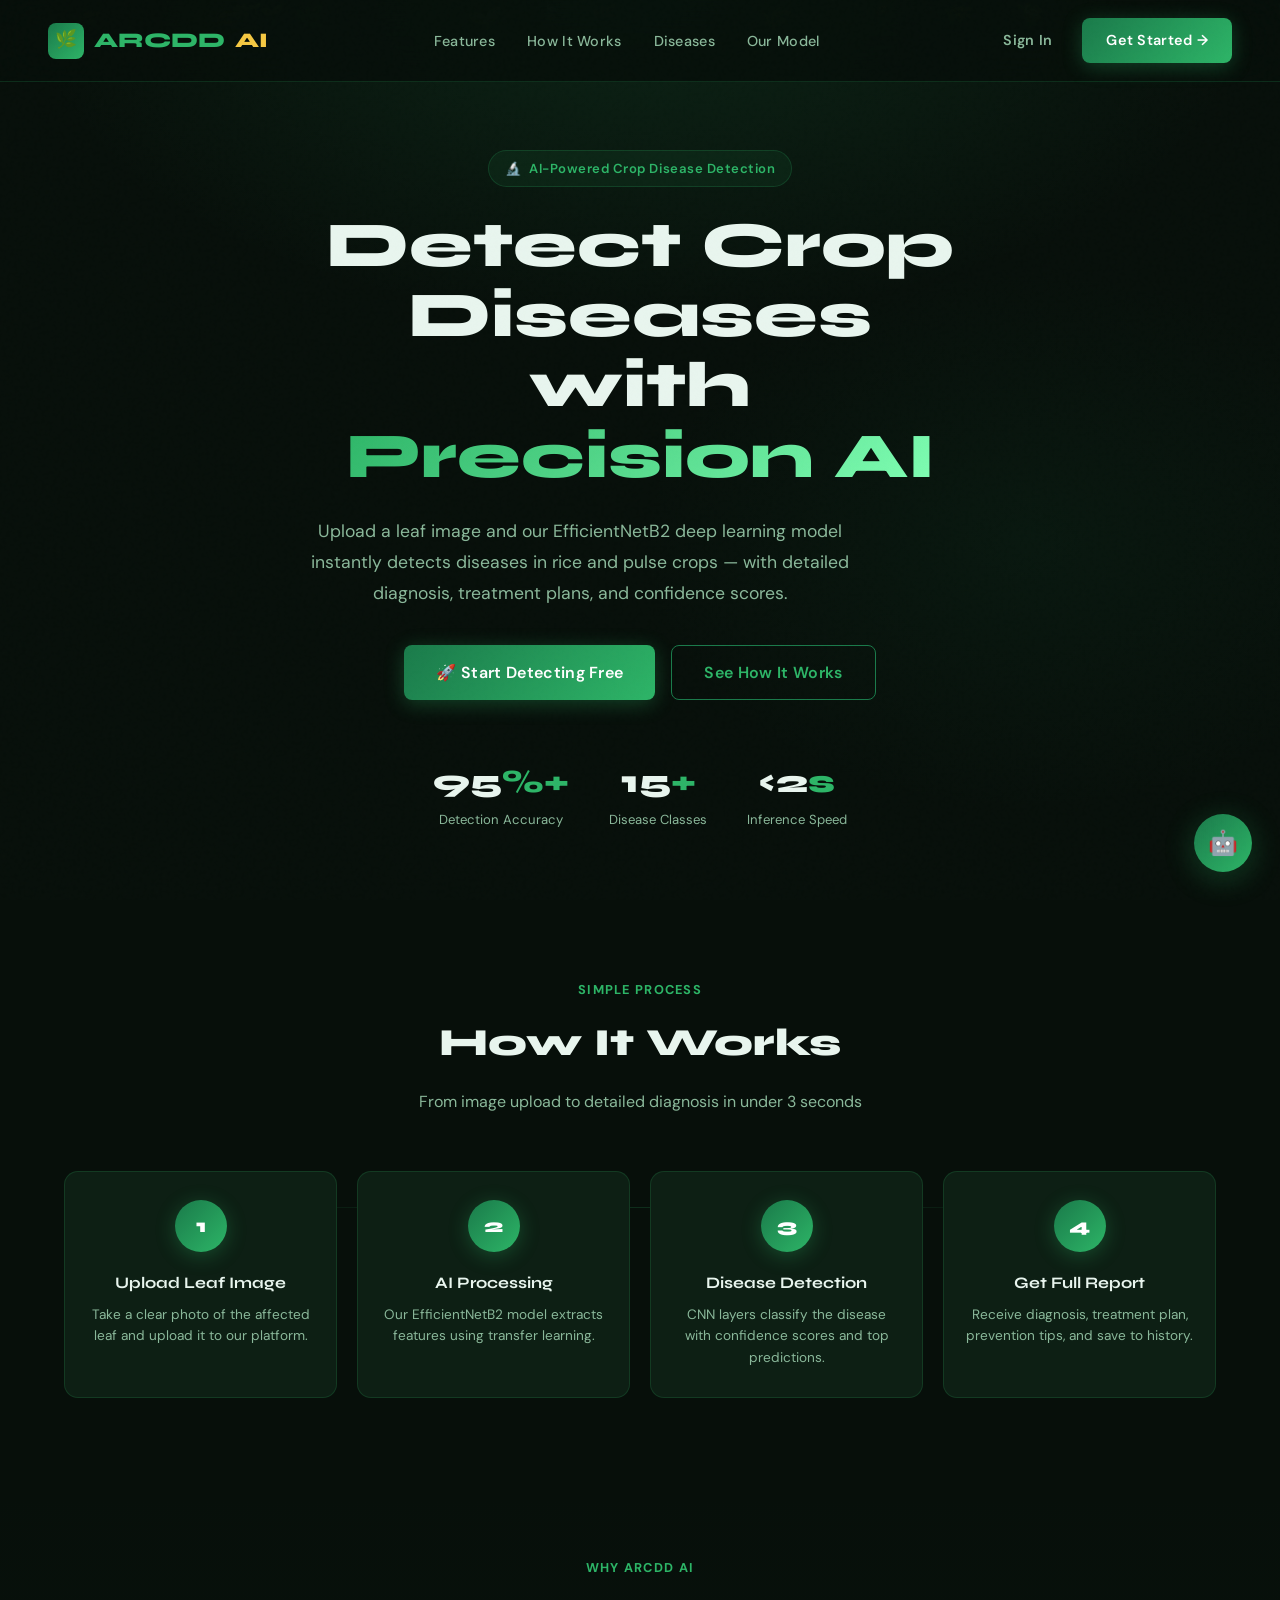
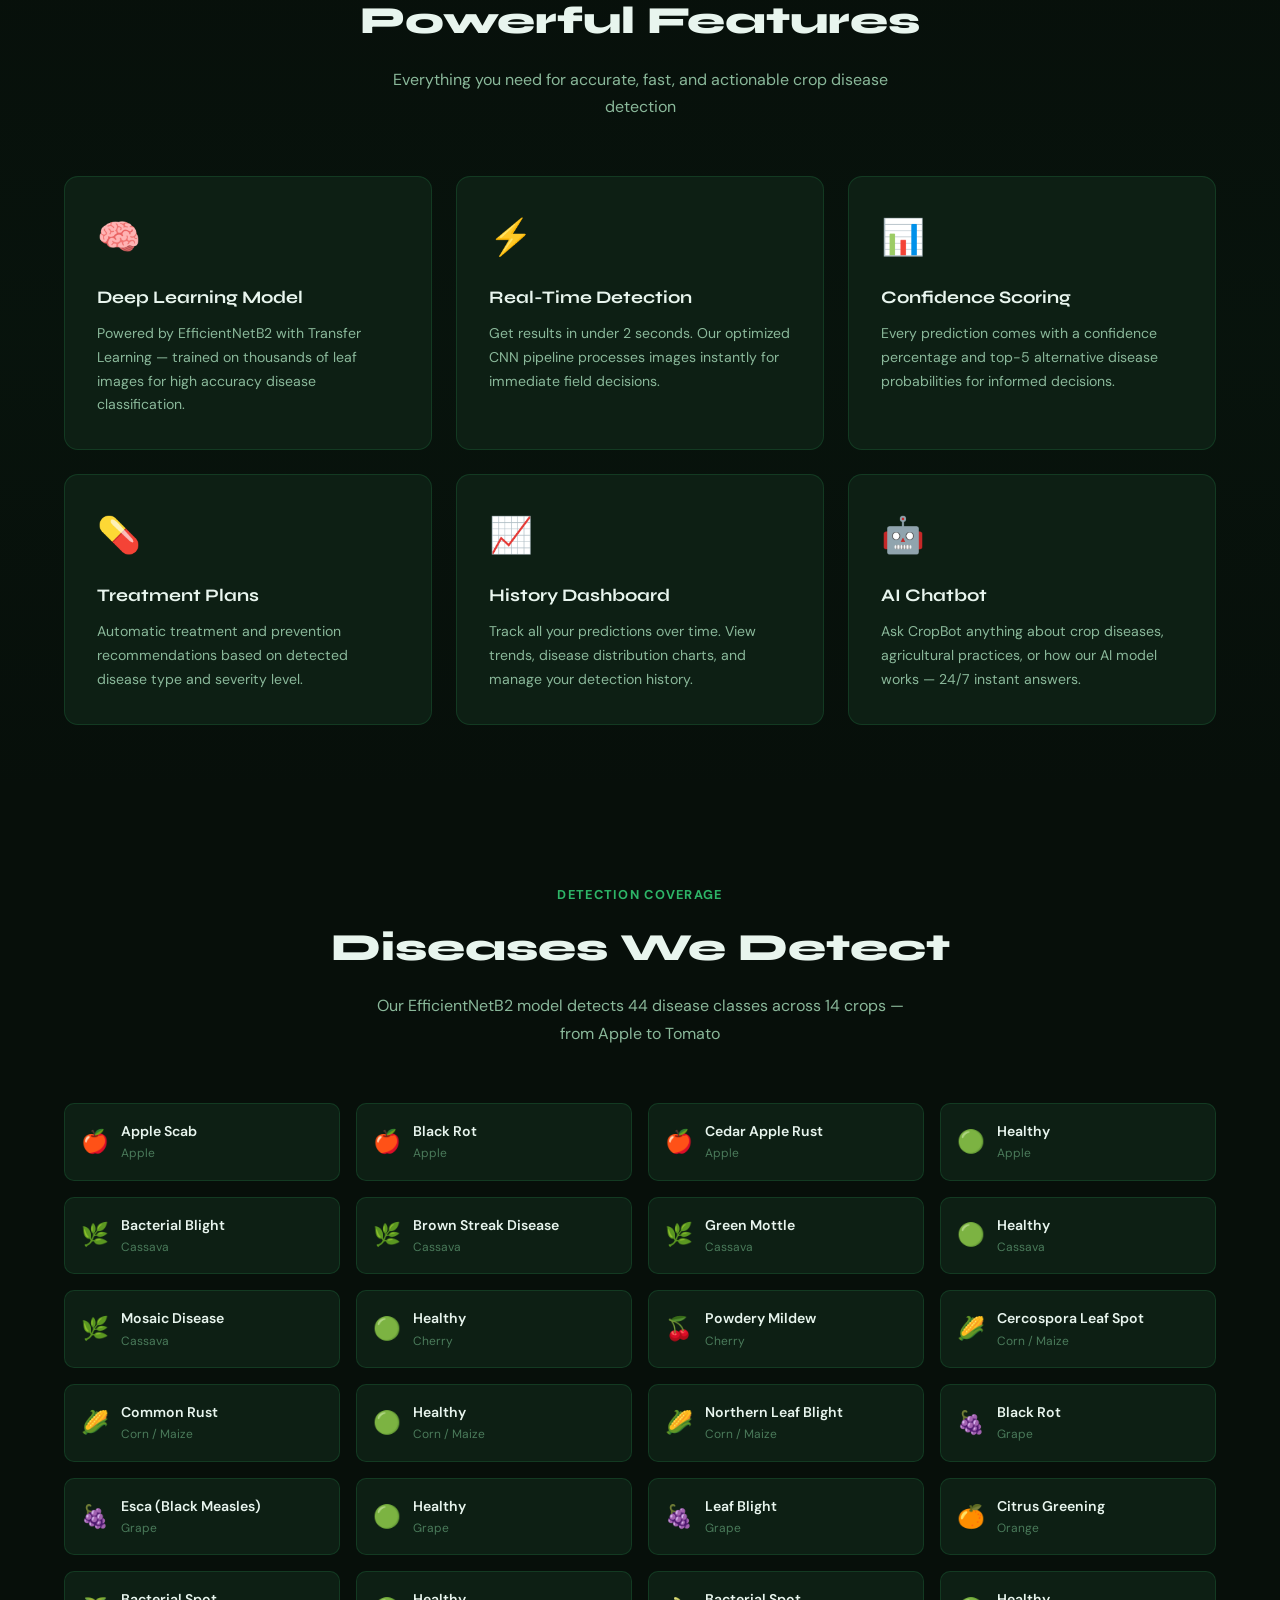
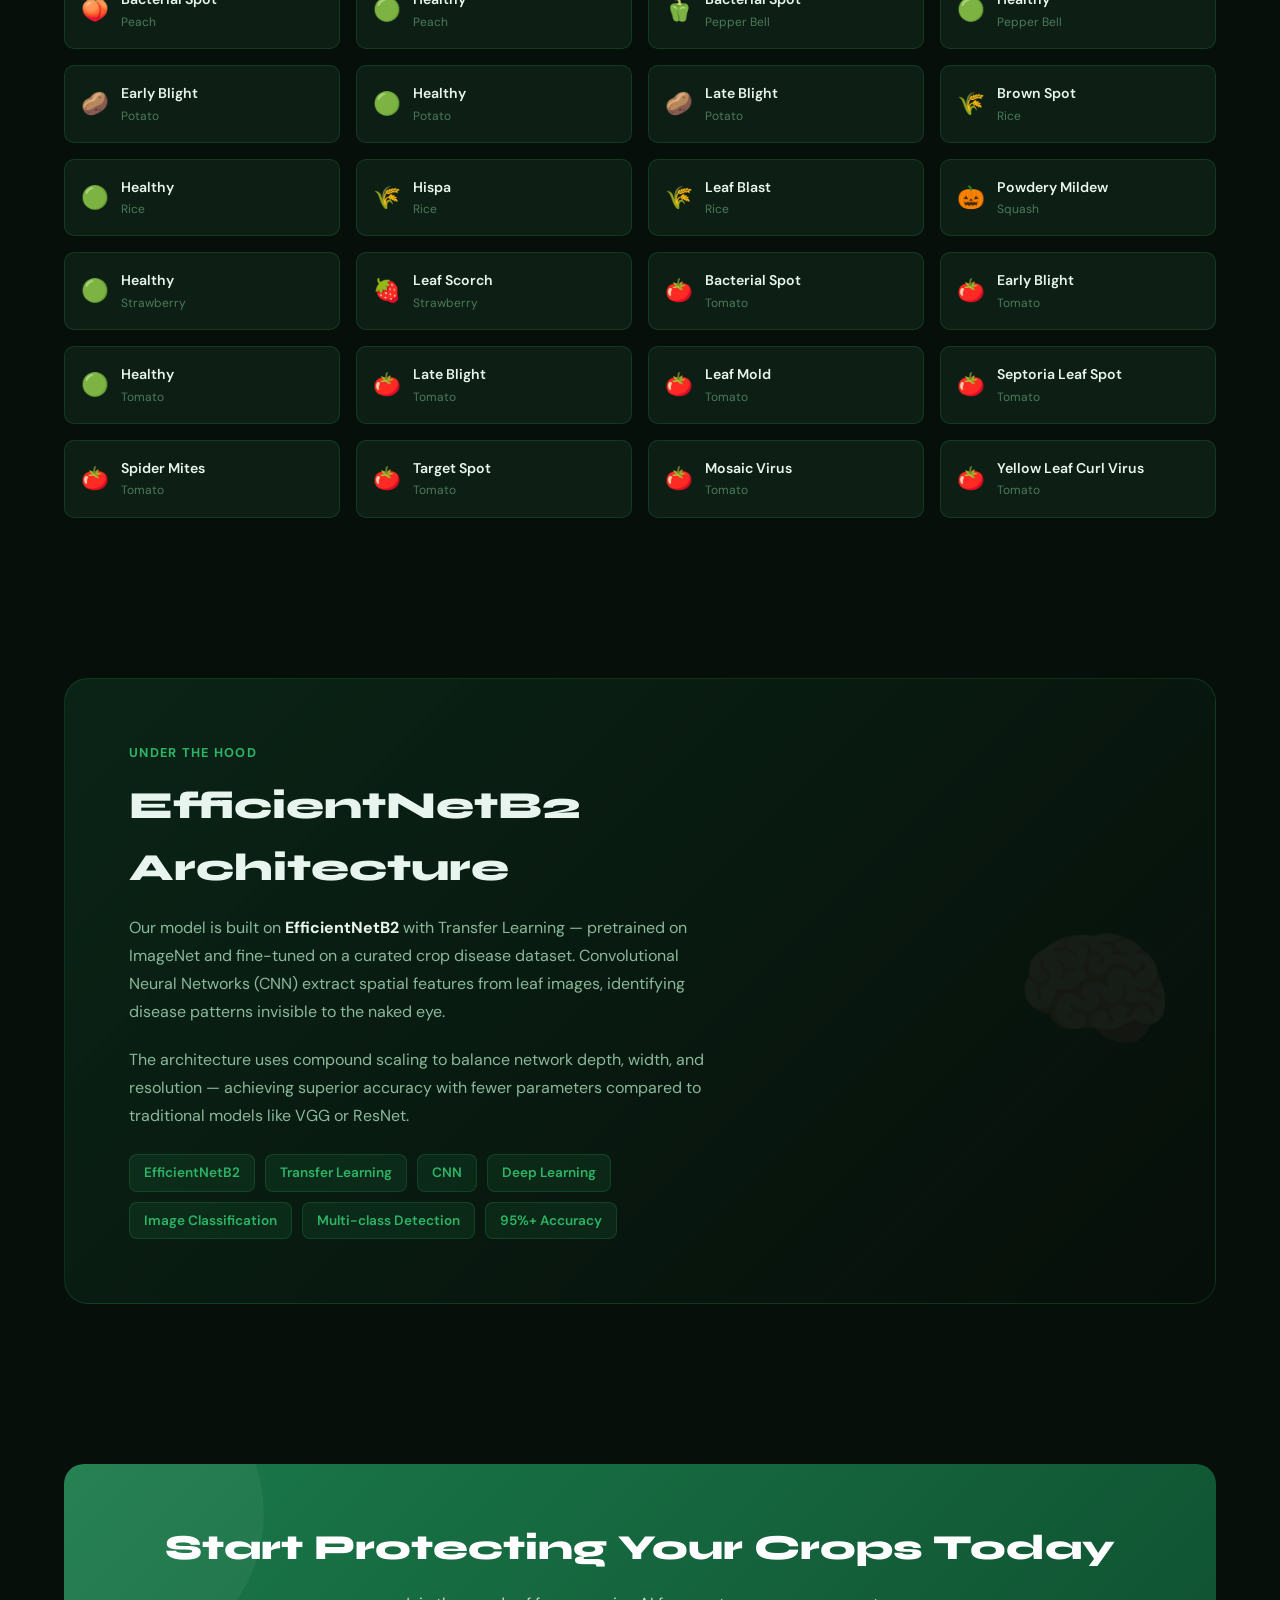
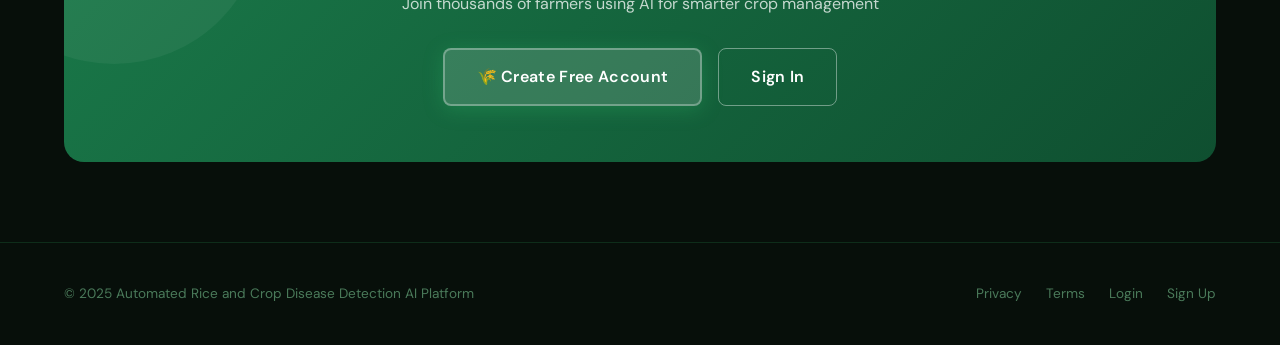
<file: index.html>
<!DOCTYPE html>
<html lang="en">
<head>
  <meta charset="UTF-8">
  <meta http-equiv="refresh" content="0; url=pages/index.html">
  <title>CropSense AI</title>
</head>
<body>
  <script>
    window.location.href = "pages/index.html";
  </script>
</body>
</html>
</file>
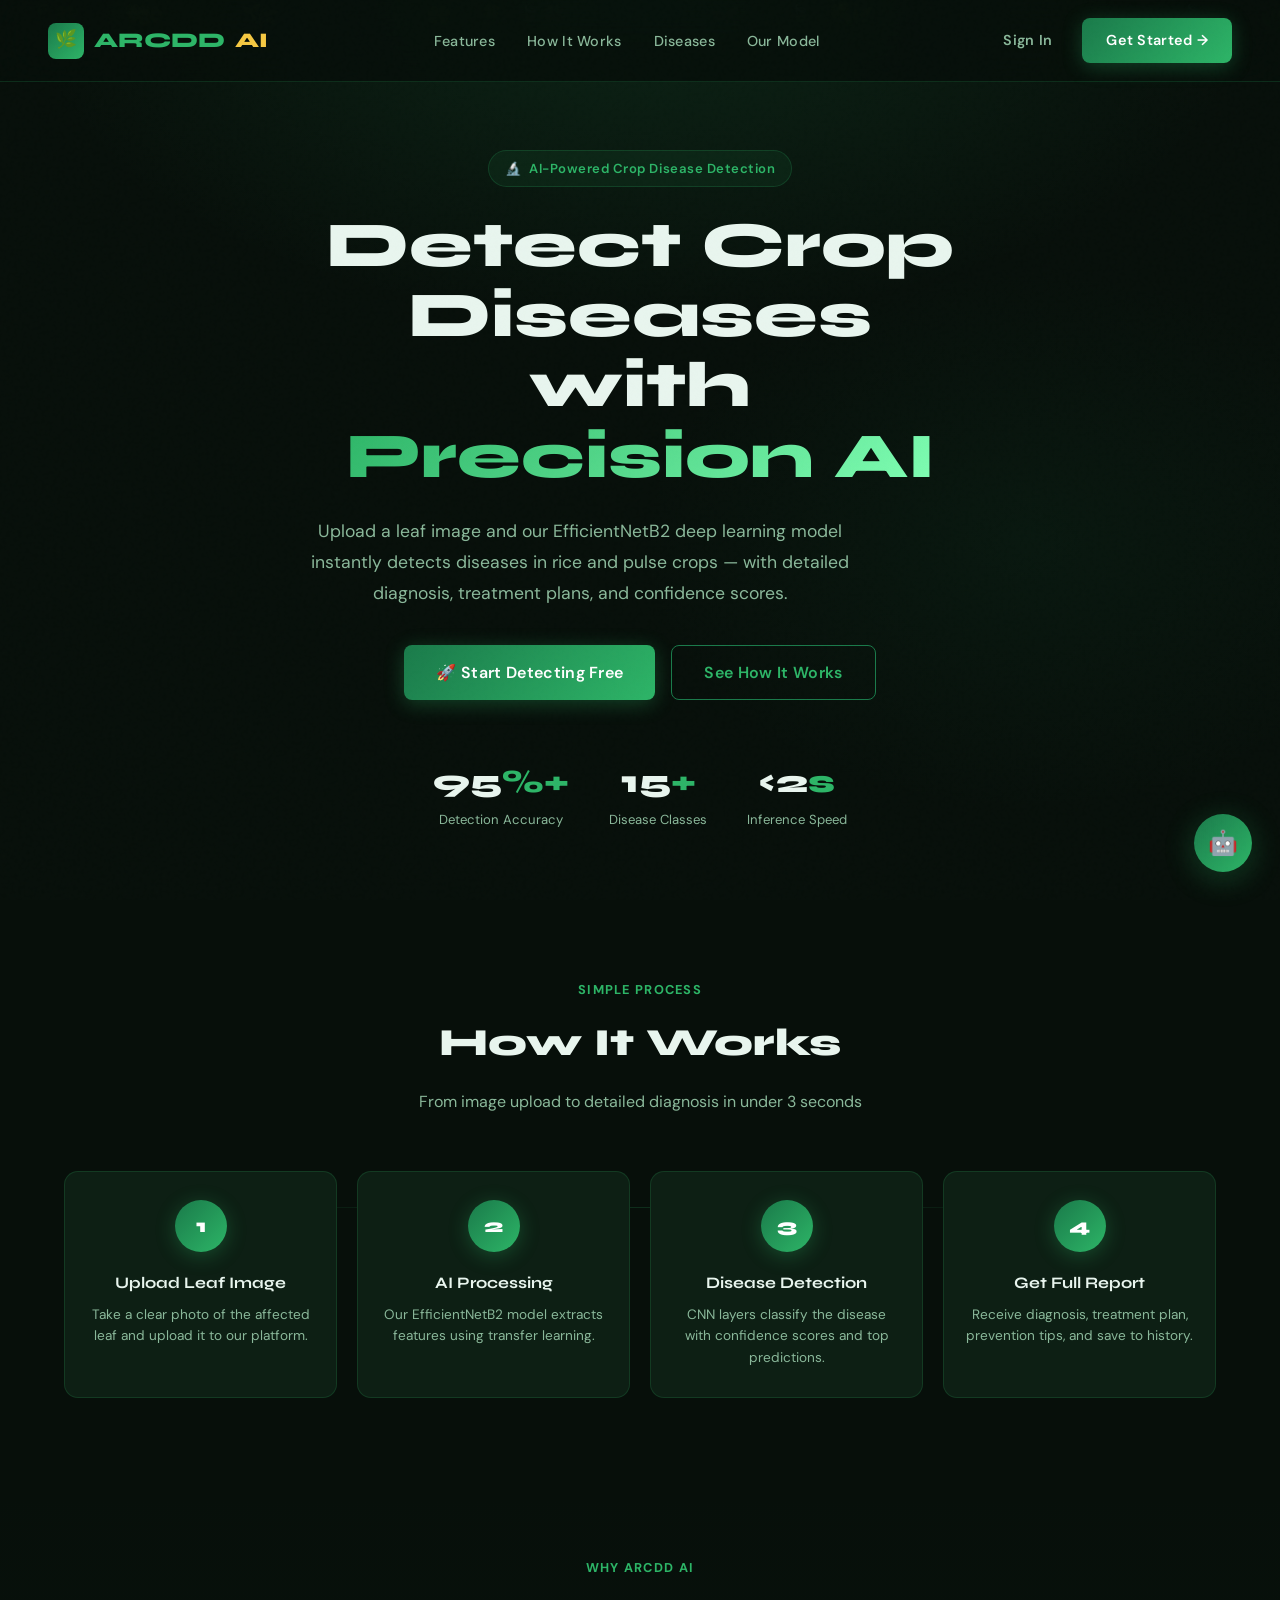
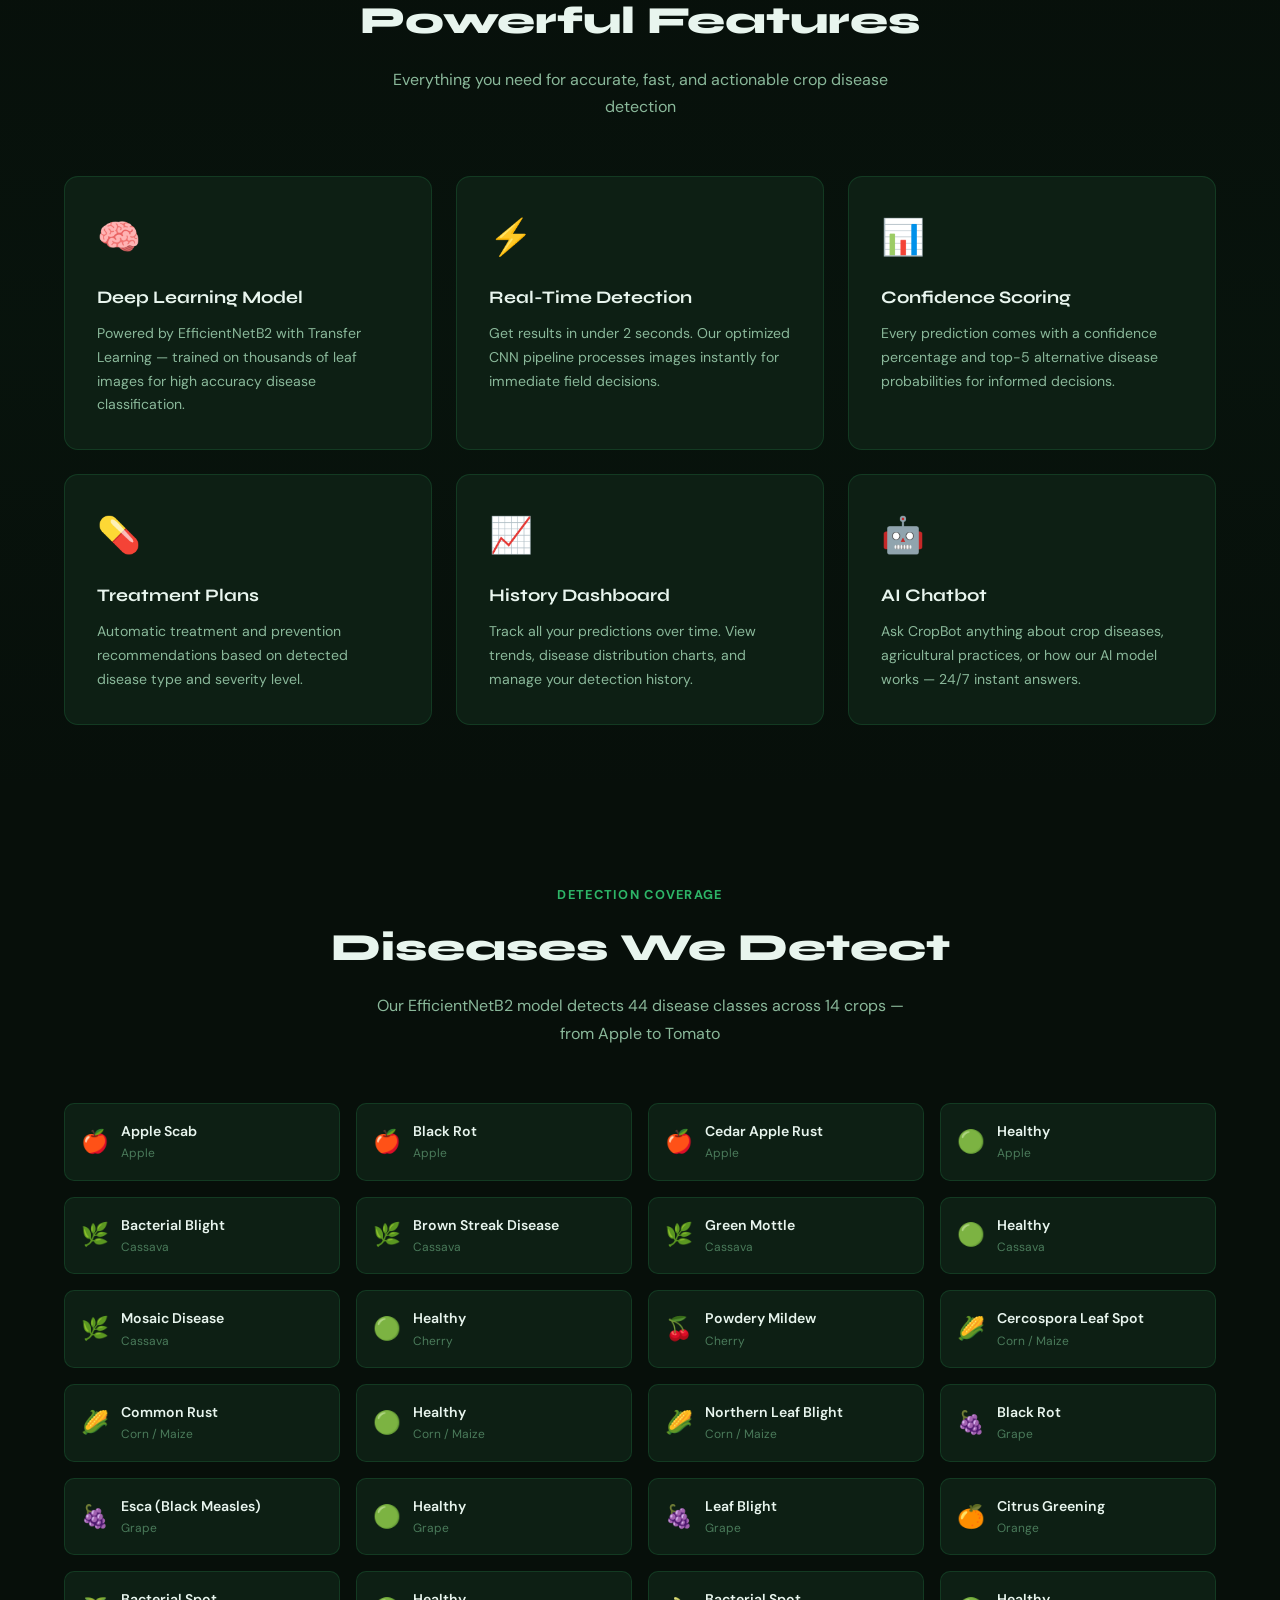
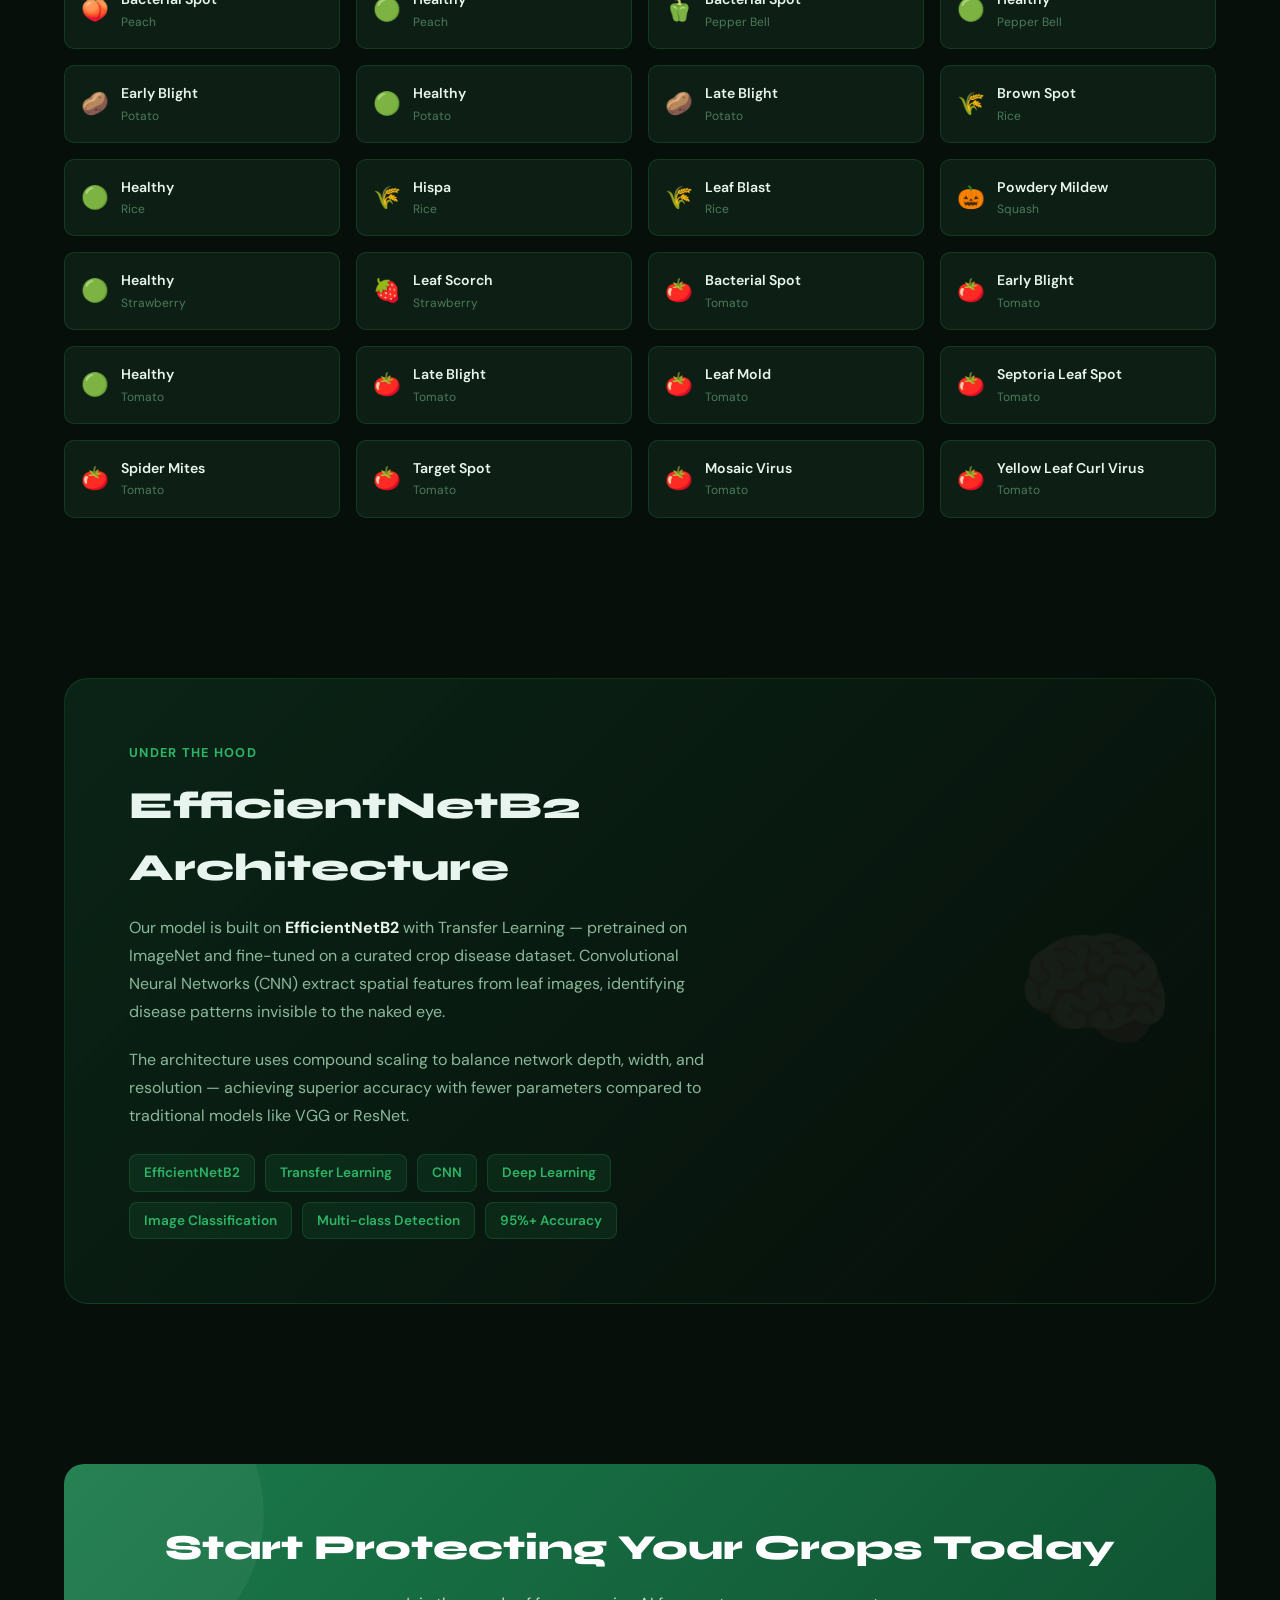
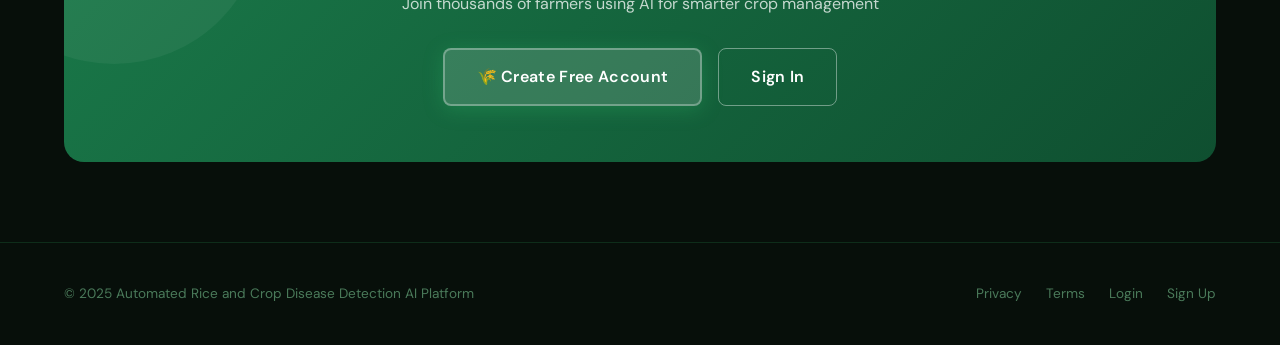
<file: pages/index.html>
<!DOCTYPE html>
<html lang="en">
<head>
  <meta charset="UTF-8">
  <meta name="viewport" content="width=device-width, initial-scale=1.0">
  <title>Automated Rice and Crop Disease Detection AI</title>
  <link rel="stylesheet" href="../css/style.css">
  <link rel="stylesheet" href="../css/home.css">
  <link rel="stylesheet" href="../css/chatbot.css">
</head>
<body>

<!-- ======== NAVBAR ======== -->
<nav class="navbar">
  <a href="index.html" class="nav-logo">
    <div class="logo-icon">🌿</div>
    ARCDD<span style="color:var(--gold)">AI</span>
  </a>
  <ul class="nav-links">
    <li><a href="#features">Features</a></li>
    <li><a href="#how-it-works">How It Works</a></li>
    <li><a href="#diseases">Diseases</a></li>
    <li><a href="#model">Our Model</a></li>
  </ul>
  <div class="nav-cta">
    <a href="login.html" class="btn btn-ghost">Sign In</a>
    <a href="signup.html" class="btn btn-primary">Get Started →</a>
  </div>
</nav>

<!-- ======== HERO ======== -->
<section class="hero">
  <div class="hero-bg"></div>

  <!-- Floating particles -->
  <div class="particles" id="particles"></div>

  <div class="container">
    <div class="hero-content">
      <div class="hero-eyebrow">
        <span>🔬</span> AI-Powered Crop Disease Detection
      </div>
      <h1 class="hero-title">
        Detect Crop Diseases<br>
        with <span class="highlight">Precision AI</span>
      </h1>
      <p class="hero-desc">
        Upload a leaf image and our EfficientNetB2 deep learning model instantly detects diseases in rice and pulse crops — with detailed diagnosis, treatment plans, and confidence scores.
      </p>
      <div class="hero-actions">
        <a href="signup.html" class="btn btn-primary btn-lg">🚀 Start Detecting Free</a>
        <a href="#how-it-works" class="btn btn-outline btn-lg">See How It Works</a>
      </div>

      <div class="hero-stats">
        <div>
          <div class="hero-stat-value">95<span>%+</span></div>
          <div class="hero-stat-label">Detection Accuracy</div>
        </div>
        <div>
          <div class="hero-stat-value">15<span>+</span></div>
          <div class="hero-stat-label">Disease Classes</div>
        </div>
        <div>
          <div class="hero-stat-value">&lt;2<span>s</span></div>
          <div class="hero-stat-label">Inference Speed</div>
        </div>
      </div>
    </div>
  </div>


</section>

<!-- ======== HOW IT WORKS ======== -->
<section class="section" id="how-it-works">
  <div class="container">
    <div class="section-header animate-on-scroll">
      <div class="section-eyebrow">Simple Process</div>
      <h2 class="section-title">How It Works</h2>
      <p class="section-desc">From image upload to detailed diagnosis in under 3 seconds</p>
    </div>

    <div class="steps-grid animate-on-scroll">
      <div class="step-card">
        <div class="step-number">1</div>
        <div class="step-title">Upload Leaf Image</div>
        <p class="step-desc">Take a clear photo of the affected leaf and upload it to our platform.</p>
      </div>
      <div class="step-card">
        <div class="step-number">2</div>
        <div class="step-title">AI Processing</div>
        <p class="step-desc">Our EfficientNetB2 model extracts features using transfer learning.</p>
      </div>
      <div class="step-card">
        <div class="step-number">3</div>
        <div class="step-title">Disease Detection</div>
        <p class="step-desc">CNN layers classify the disease with confidence scores and top predictions.</p>
      </div>
      <div class="step-card">
        <div class="step-number">4</div>
        <div class="step-title">Get Full Report</div>
        <p class="step-desc">Receive diagnosis, treatment plan, prevention tips, and save to history.</p>
      </div>
    </div>
  </div>
</section>

<!-- ======== FEATURES ======== -->
<section class="section" id="features" style="background:linear-gradient(180deg, transparent, rgba(26,122,74,0.04), transparent);">
  <div class="container">
    <div class="section-header animate-on-scroll">
      <div class="section-eyebrow">Why ARCDD AI</div>
      <h2 class="section-title">Powerful Features</h2>
      <p class="section-desc">Everything you need for accurate, fast, and actionable crop disease detection</p>
    </div>

    <div class="features-grid animate-on-scroll">
      <div class="feature-card">
        <div class="feature-icon">🧠</div>
        <div class="feature-title">Deep Learning Model</div>
        <p class="feature-desc">Powered by EfficientNetB2 with Transfer Learning — trained on thousands of leaf images for high accuracy disease classification.</p>
      </div>
      <div class="feature-card">
        <div class="feature-icon">⚡</div>
        <div class="feature-title">Real-Time Detection</div>
        <p class="feature-desc">Get results in under 2 seconds. Our optimized CNN pipeline processes images instantly for immediate field decisions.</p>
      </div>
      <div class="feature-card">
        <div class="feature-icon">📊</div>
        <div class="feature-title">Confidence Scoring</div>
        <p class="feature-desc">Every prediction comes with a confidence percentage and top-5 alternative disease probabilities for informed decisions.</p>
      </div>
      <div class="feature-card">
        <div class="feature-icon">💊</div>
        <div class="feature-title">Treatment Plans</div>
        <p class="feature-desc">Automatic treatment and prevention recommendations based on detected disease type and severity level.</p>
      </div>
      <div class="feature-card">
        <div class="feature-icon">📈</div>
        <div class="feature-title">History Dashboard</div>
        <p class="feature-desc">Track all your predictions over time. View trends, disease distribution charts, and manage your detection history.</p>
      </div>
      <div class="feature-card">
        <div class="feature-icon">🤖</div>
        <div class="feature-title">AI Chatbot</div>
        <p class="feature-desc">Ask CropBot anything about crop diseases, agricultural practices, or how our AI model works — 24/7 instant answers.</p>
      </div>
    </div>
  </div>
</section>

<!-- ======== DISEASES ======== -->
<section class="section" id="diseases">
  <div class="container">
    <div class="section-header animate-on-scroll">
      <div class="section-eyebrow">Detection Coverage</div>
      <h2 class="section-title">Diseases We Detect</h2>
      <p class="section-desc">Our EfficientNetB2 model detects 44 disease classes across 14 crops — from Apple to Tomato</p>
    </div>

    <div class="diseases-grid animate-on-scroll">
      <div class="disease-chip"><div class="disease-chip-icon">🍎</div><div><div class="disease-chip-name">Apple Scab</div><div class="disease-chip-crop">Apple</div></div></div>
      <div class="disease-chip"><div class="disease-chip-icon">🍎</div><div><div class="disease-chip-name">Black Rot</div><div class="disease-chip-crop">Apple</div></div></div>
      <div class="disease-chip"><div class="disease-chip-icon">🍎</div><div><div class="disease-chip-name">Cedar Apple Rust</div><div class="disease-chip-crop">Apple</div></div></div>
      <div class="disease-chip"><div class="disease-chip-icon">🟢</div><div><div class="disease-chip-name">Healthy</div><div class="disease-chip-crop">Apple</div></div></div>
      <div class="disease-chip"><div class="disease-chip-icon">🌿</div><div><div class="disease-chip-name">Bacterial Blight</div><div class="disease-chip-crop">Cassava</div></div></div>
      <div class="disease-chip"><div class="disease-chip-icon">🌿</div><div><div class="disease-chip-name">Brown Streak Disease</div><div class="disease-chip-crop">Cassava</div></div></div>
      <div class="disease-chip"><div class="disease-chip-icon">🌿</div><div><div class="disease-chip-name">Green Mottle</div><div class="disease-chip-crop">Cassava</div></div></div>
      <div class="disease-chip"><div class="disease-chip-icon">🟢</div><div><div class="disease-chip-name">Healthy</div><div class="disease-chip-crop">Cassava</div></div></div>
      <div class="disease-chip"><div class="disease-chip-icon">🌿</div><div><div class="disease-chip-name">Mosaic Disease</div><div class="disease-chip-crop">Cassava</div></div></div>
      <div class="disease-chip"><div class="disease-chip-icon">🟢</div><div><div class="disease-chip-name">Healthy</div><div class="disease-chip-crop">Cherry</div></div></div>
      <div class="disease-chip"><div class="disease-chip-icon">🍒</div><div><div class="disease-chip-name">Powdery Mildew</div><div class="disease-chip-crop">Cherry</div></div></div>
      <div class="disease-chip"><div class="disease-chip-icon">🌽</div><div><div class="disease-chip-name">Cercospora Leaf Spot</div><div class="disease-chip-crop">Corn / Maize</div></div></div>
      <div class="disease-chip"><div class="disease-chip-icon">🌽</div><div><div class="disease-chip-name">Common Rust</div><div class="disease-chip-crop">Corn / Maize</div></div></div>
      <div class="disease-chip"><div class="disease-chip-icon">🟢</div><div><div class="disease-chip-name">Healthy</div><div class="disease-chip-crop">Corn / Maize</div></div></div>
      <div class="disease-chip"><div class="disease-chip-icon">🌽</div><div><div class="disease-chip-name">Northern Leaf Blight</div><div class="disease-chip-crop">Corn / Maize</div></div></div>
      <div class="disease-chip"><div class="disease-chip-icon">🍇</div><div><div class="disease-chip-name">Black Rot</div><div class="disease-chip-crop">Grape</div></div></div>
      <div class="disease-chip"><div class="disease-chip-icon">🍇</div><div><div class="disease-chip-name">Esca (Black Measles)</div><div class="disease-chip-crop">Grape</div></div></div>
      <div class="disease-chip"><div class="disease-chip-icon">🟢</div><div><div class="disease-chip-name">Healthy</div><div class="disease-chip-crop">Grape</div></div></div>
      <div class="disease-chip"><div class="disease-chip-icon">🍇</div><div><div class="disease-chip-name">Leaf Blight</div><div class="disease-chip-crop">Grape</div></div></div>
      <div class="disease-chip"><div class="disease-chip-icon">🍊</div><div><div class="disease-chip-name">Citrus Greening</div><div class="disease-chip-crop">Orange</div></div></div>
      <div class="disease-chip"><div class="disease-chip-icon">🍑</div><div><div class="disease-chip-name">Bacterial Spot</div><div class="disease-chip-crop">Peach</div></div></div>
      <div class="disease-chip"><div class="disease-chip-icon">🟢</div><div><div class="disease-chip-name">Healthy</div><div class="disease-chip-crop">Peach</div></div></div>
      <div class="disease-chip"><div class="disease-chip-icon">🫑</div><div><div class="disease-chip-name">Bacterial Spot</div><div class="disease-chip-crop">Pepper Bell</div></div></div>
      <div class="disease-chip"><div class="disease-chip-icon">🟢</div><div><div class="disease-chip-name">Healthy</div><div class="disease-chip-crop">Pepper Bell</div></div></div>
      <div class="disease-chip"><div class="disease-chip-icon">🥔</div><div><div class="disease-chip-name">Early Blight</div><div class="disease-chip-crop">Potato</div></div></div>
      <div class="disease-chip"><div class="disease-chip-icon">🟢</div><div><div class="disease-chip-name">Healthy</div><div class="disease-chip-crop">Potato</div></div></div>
      <div class="disease-chip"><div class="disease-chip-icon">🥔</div><div><div class="disease-chip-name">Late Blight</div><div class="disease-chip-crop">Potato</div></div></div>
      <div class="disease-chip"><div class="disease-chip-icon">🌾</div><div><div class="disease-chip-name">Brown Spot</div><div class="disease-chip-crop">Rice</div></div></div>
      <div class="disease-chip"><div class="disease-chip-icon">🟢</div><div><div class="disease-chip-name">Healthy</div><div class="disease-chip-crop">Rice</div></div></div>
      <div class="disease-chip"><div class="disease-chip-icon">🌾</div><div><div class="disease-chip-name">Hispa</div><div class="disease-chip-crop">Rice</div></div></div>
      <div class="disease-chip"><div class="disease-chip-icon">🌾</div><div><div class="disease-chip-name">Leaf Blast</div><div class="disease-chip-crop">Rice</div></div></div>
      <div class="disease-chip"><div class="disease-chip-icon">🎃</div><div><div class="disease-chip-name">Powdery Mildew</div><div class="disease-chip-crop">Squash</div></div></div>
      <div class="disease-chip"><div class="disease-chip-icon">🟢</div><div><div class="disease-chip-name">Healthy</div><div class="disease-chip-crop">Strawberry</div></div></div>
      <div class="disease-chip"><div class="disease-chip-icon">🍓</div><div><div class="disease-chip-name">Leaf Scorch</div><div class="disease-chip-crop">Strawberry</div></div></div>
      <div class="disease-chip"><div class="disease-chip-icon">🍅</div><div><div class="disease-chip-name">Bacterial Spot</div><div class="disease-chip-crop">Tomato</div></div></div>
      <div class="disease-chip"><div class="disease-chip-icon">🍅</div><div><div class="disease-chip-name">Early Blight</div><div class="disease-chip-crop">Tomato</div></div></div>
      <div class="disease-chip"><div class="disease-chip-icon">🟢</div><div><div class="disease-chip-name">Healthy</div><div class="disease-chip-crop">Tomato</div></div></div>
      <div class="disease-chip"><div class="disease-chip-icon">🍅</div><div><div class="disease-chip-name">Late Blight</div><div class="disease-chip-crop">Tomato</div></div></div>
      <div class="disease-chip"><div class="disease-chip-icon">🍅</div><div><div class="disease-chip-name">Leaf Mold</div><div class="disease-chip-crop">Tomato</div></div></div>
      <div class="disease-chip"><div class="disease-chip-icon">🍅</div><div><div class="disease-chip-name">Septoria Leaf Spot</div><div class="disease-chip-crop">Tomato</div></div></div>
      <div class="disease-chip"><div class="disease-chip-icon">🍅</div><div><div class="disease-chip-name">Spider Mites</div><div class="disease-chip-crop">Tomato</div></div></div>
      <div class="disease-chip"><div class="disease-chip-icon">🍅</div><div><div class="disease-chip-name">Target Spot</div><div class="disease-chip-crop">Tomato</div></div></div>
      <div class="disease-chip"><div class="disease-chip-icon">🍅</div><div><div class="disease-chip-name">Mosaic Virus</div><div class="disease-chip-crop">Tomato</div></div></div>
      <div class="disease-chip"><div class="disease-chip-icon">🍅</div><div><div class="disease-chip-name">Yellow Leaf Curl Virus</div><div class="disease-chip-crop">Tomato</div></div></div>
    </div>
  </div>
</section>

<!-- ======== MODEL INFO ======== -->
<section class="section" id="model">
  <div class="container">
    <div class="model-section animate-on-scroll">
      <div style="max-width:600px;">
        <div class="section-eyebrow" style="text-align:left;">Under the Hood</div>
        <h2 class="section-title" style="text-align:left;margin-bottom:16px;">EfficientNetB2 Architecture</h2>
        <p style="color:var(--text-secondary);line-height:1.75;margin-bottom:20px;">
          Our model is built on <strong style="color:var(--text-primary);">EfficientNetB2</strong> with Transfer Learning — pretrained on ImageNet and fine-tuned on a curated crop disease dataset. Convolutional Neural Networks (CNN) extract spatial features from leaf images, identifying disease patterns invisible to the naked eye.
        </p>
        <p style="color:var(--text-secondary);line-height:1.75;margin-bottom:24px;">
          The architecture uses compound scaling to balance network depth, width, and resolution — achieving superior accuracy with fewer parameters compared to traditional models like VGG or ResNet.
        </p>

        <div class="model-tags">
          <span class="model-tag">EfficientNetB2</span>
          <span class="model-tag">Transfer Learning</span>
          <span class="model-tag">CNN</span>
          <span class="model-tag">Deep Learning</span>
          <span class="model-tag">Image Classification</span>
          <span class="model-tag">Multi-class Detection</span>
          <span class="model-tag">95%+ Accuracy</span>
        </div>
      </div>
    </div>
  </div>
</section>

<!-- ======== CTA ======== -->
<section class="section">
  <div class="container">
    <div class="cta-strip animate-on-scroll">
      <div class="cta-title">Start Protecting Your Crops Today</div>
      <p class="cta-desc">Join thousands of farmers using AI for smarter crop management</p>
      <div style="display:flex;gap:16px;justify-content:center;flex-wrap:wrap;">
        <a href="signup.html" class="btn btn-primary btn-lg" style="background:rgba(255,255,255,0.15);color:#fff;border:2px solid rgba(255,255,255,0.3);">
          🌾 Create Free Account
        </a>
        <a href="login.html" class="btn btn-outline btn-lg" style="border-color:rgba(255,255,255,0.4);color:#fff;">
          Sign In
        </a>
      </div>
    </div>
  </div>
</section>

<!-- ======== FOOTER ======== -->
<footer class="footer">
  <div class="container">
    <div class="footer-inner">
      <div style="color:var(--text-muted);font-size:0.85rem;">
        © 2025 Automated Rice and Crop Disease Detection AI Platform
      </div>
      <div class="footer-links">
        <a href="#">Privacy</a>
        <a href="#">Terms</a>
        <a href="login.html">Login</a>
        <a href="signup.html">Sign Up</a>
      </div>
    </div>
  </div>
</footer>

<!-- CHATBOT -->
<div class="chatbot-fab">
  <button id="chatbot-btn" onclick="toggleChatbot()" title="Chat with CropBot">🤖</button>
  <div id="chatbot-panel" style="display:none;">
    <div class="chat-header">
      <div class="chat-avatar-large">🌿</div>
      <div class="chat-header-info">
        <div class="chat-bot-name">CropBot AI</div>
        <div class="chat-bot-status">Online · Agriculture Expert</div>
      </div>
      <div class="chat-header-actions">
        <button class="chat-header-btn" onclick="clearChat()" title="Clear">🗑</button>
        <button class="chat-header-btn" onclick="toggleChatbot()">✕</button>
      </div>
    </div>
    <div id="chat-messages"></div>
    <div class="chat-suggestions">
      <span class="suggestion-chip" onclick="sendQuickMessage('What is Rice Blast disease?')">🌾 Rice Blast</span>
      <span class="suggestion-chip" onclick="sendQuickMessage('How to treat Brown Spot?')">💊 Treatments</span>
      <span class="suggestion-chip" onclick="sendQuickMessage('How does EfficientNetB2 work?')">🧠 AI Model</span>
    </div>
    <div class="chat-input-area">
      <textarea id="chat-input" placeholder="Ask about crop diseases..." rows="1"></textarea>
      <button id="chat-send">➤</button>
    </div>
  </div>
</div>

<!-- Toast container -->
<div class="toast-container" id="toast-container"></div>

<script>
// Scroll animations
const observer = new IntersectionObserver((entries) => {
  entries.forEach(e => { if (e.isIntersecting) e.target.classList.add('visible'); });
}, { threshold: 0.12 });
document.querySelectorAll('.animate-on-scroll').forEach(el => observer.observe(el));

// Generate floating particles
const particles = document.getElementById('particles');
for (let i = 0; i < 18; i++) {
  const p = document.createElement('div');
  p.className = 'particle';
  p.style.cssText = `
    left: ${Math.random()*100}%;
    font-size: ${0.6 + Math.random()*1.2}rem;
    animation-duration: ${8 + Math.random()*14}s;
    animation-delay: ${Math.random()*10}s;
  `;
  p.textContent = ['🌿','🍃','🌱','🌾','🍀'][Math.floor(Math.random()*5)];
  particles.appendChild(p);
}
</script>
<script src="../js/chatbot.js"></script>
</body>
</html>
</file>
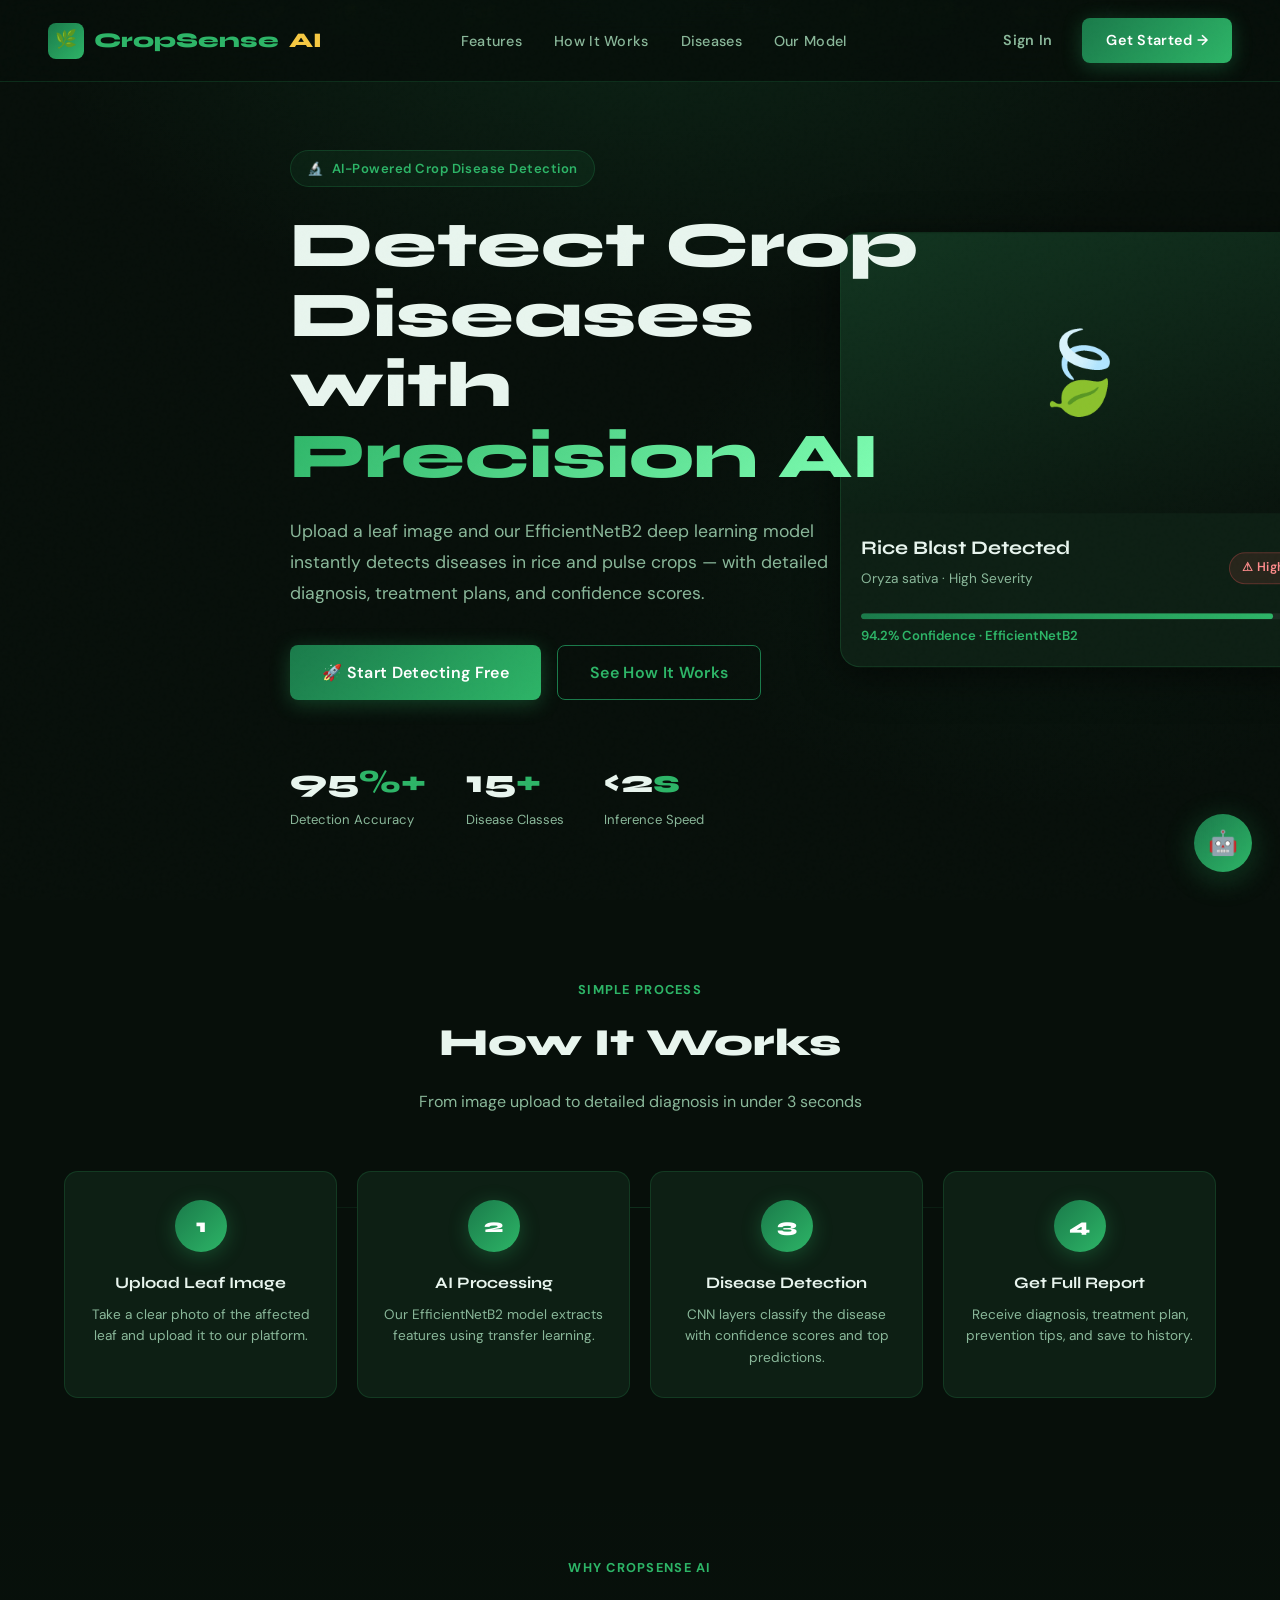
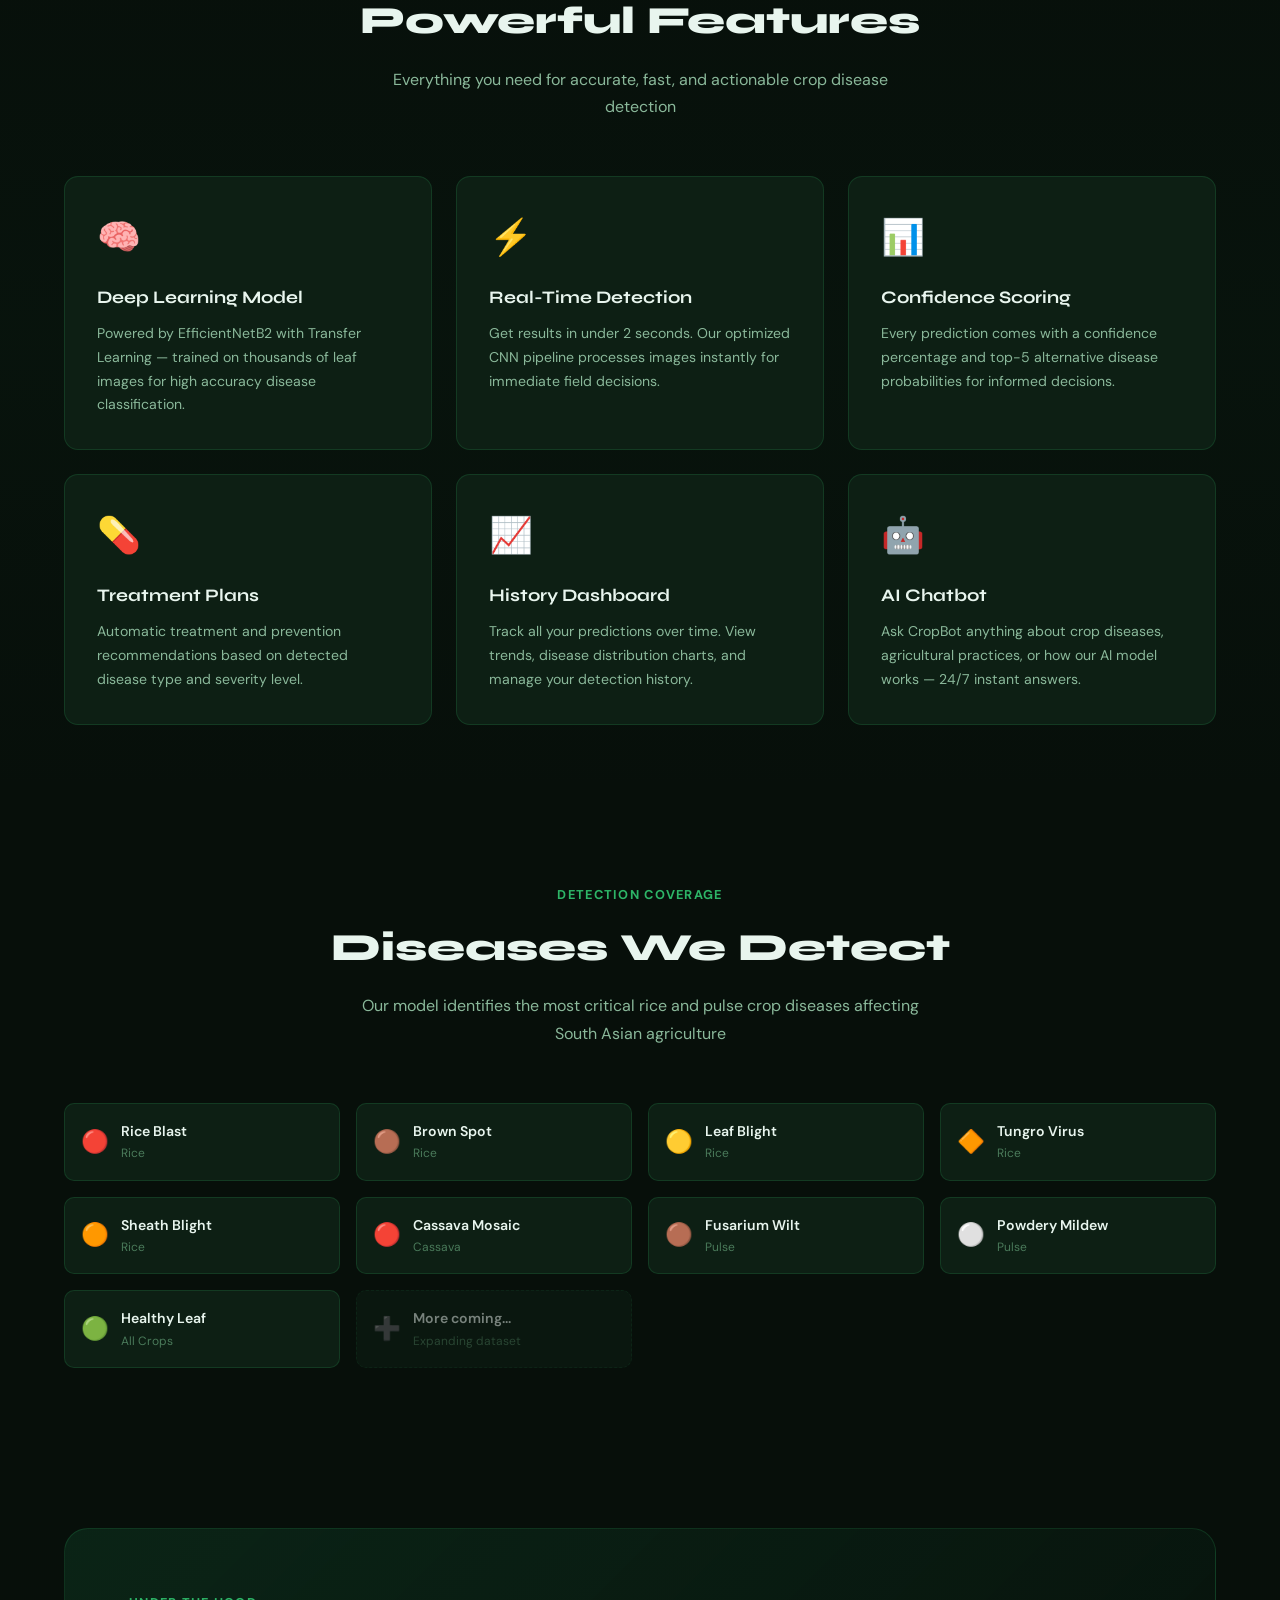
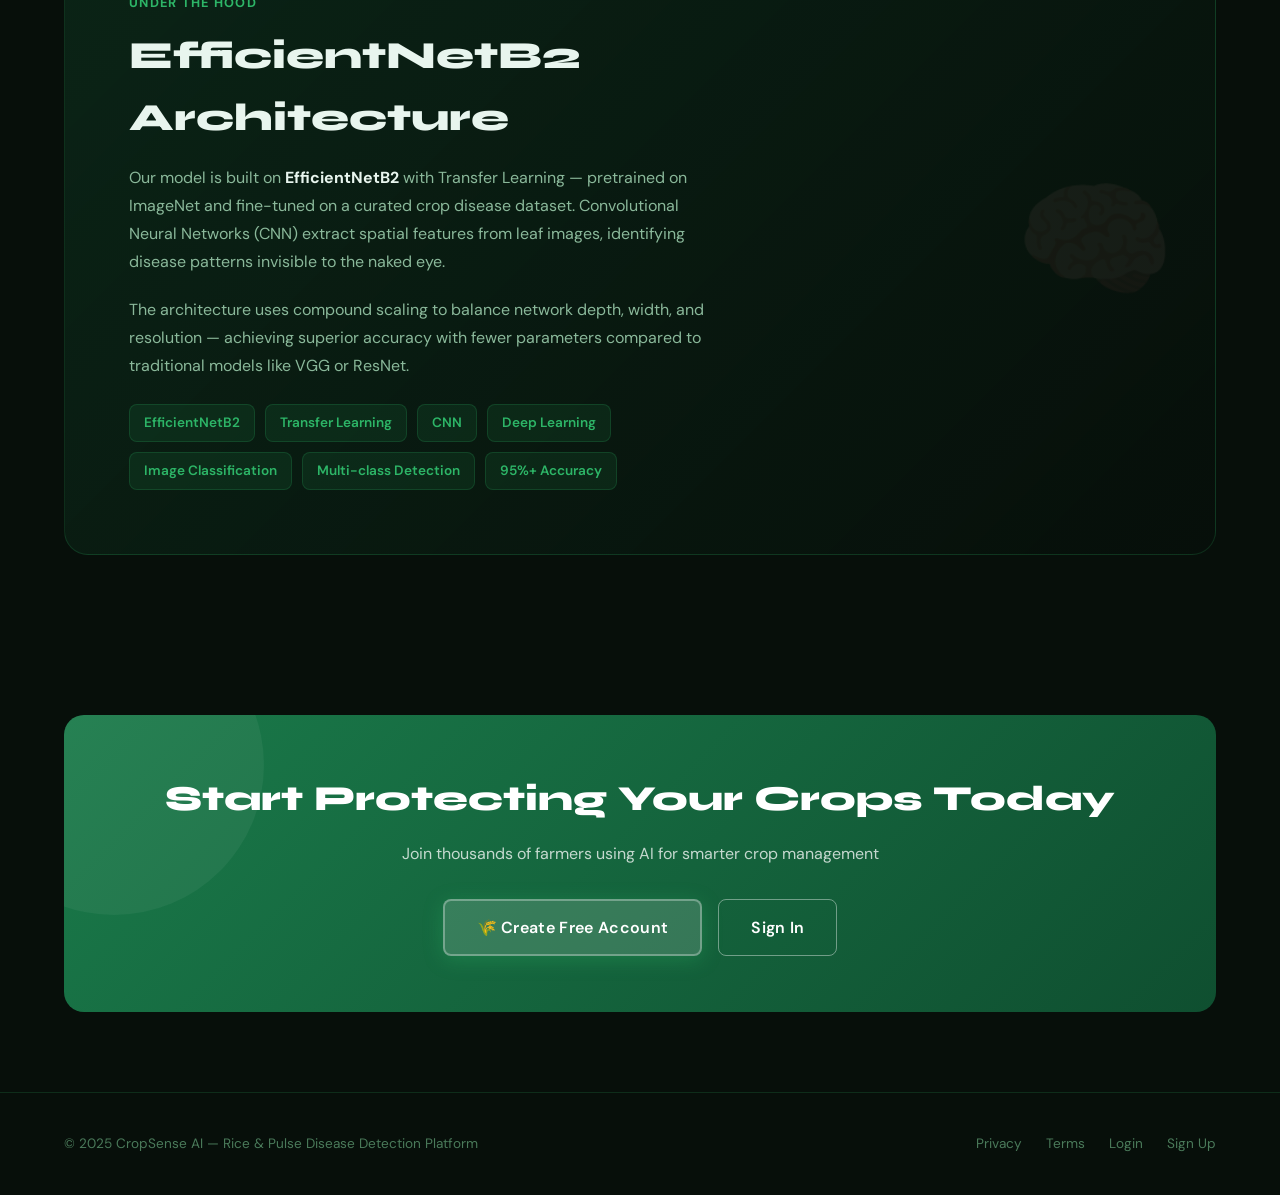
<file: crop-disease-detection/pages/index.html>
<!DOCTYPE html>
<html lang="en">
<head>
  <meta charset="UTF-8">
  <meta name="viewport" content="width=device-width, initial-scale=1.0">
  <title>CropSense AI — Rice & Pulse Disease Detection</title>
  <link rel="stylesheet" href="../css/style.css">
  <link rel="stylesheet" href="../css/home.css">
  <link rel="stylesheet" href="../css/chatbot.css">
</head>
<body>

<!-- ======== NAVBAR ======== -->
<nav class="navbar">
  <a href="index.html" class="nav-logo">
    <div class="logo-icon">🌿</div>
    CropSense<span style="color:var(--gold)">AI</span>
  </a>
  <ul class="nav-links">
    <li><a href="#features">Features</a></li>
    <li><a href="#how-it-works">How It Works</a></li>
    <li><a href="#diseases">Diseases</a></li>
    <li><a href="#model">Our Model</a></li>
  </ul>
  <div class="nav-cta">
    <a href="login.html" class="btn btn-ghost">Sign In</a>
    <a href="signup.html" class="btn btn-primary">Get Started →</a>
  </div>
</nav>

<!-- ======== HERO ======== -->
<section class="hero">
  <div class="hero-bg"></div>

  <!-- Floating particles -->
  <div class="particles" id="particles"></div>

  <div class="container">
    <div class="hero-content">
      <div class="hero-eyebrow">
        <span>🔬</span> AI-Powered Crop Disease Detection
      </div>
      <h1 class="hero-title">
        Detect Crop Diseases<br>
        with <span class="highlight">Precision AI</span>
      </h1>
      <p class="hero-desc">
        Upload a leaf image and our EfficientNetB2 deep learning model instantly detects diseases in rice and pulse crops — with detailed diagnosis, treatment plans, and confidence scores.
      </p>
      <div class="hero-actions">
        <a href="signup.html" class="btn btn-primary btn-lg">🚀 Start Detecting Free</a>
        <a href="#how-it-works" class="btn btn-outline btn-lg">See How It Works</a>
      </div>

      <div class="hero-stats">
        <div>
          <div class="hero-stat-value">95<span>%+</span></div>
          <div class="hero-stat-label">Detection Accuracy</div>
        </div>
        <div>
          <div class="hero-stat-value">15<span>+</span></div>
          <div class="hero-stat-label">Disease Classes</div>
        </div>
        <div>
          <div class="hero-stat-value">&lt;2<span>s</span></div>
          <div class="hero-stat-label">Inference Speed</div>
        </div>
      </div>
    </div>
  </div>

  <!-- Hero visual card -->
  <div class="hero-visual">
    <div class="hero-visual-card">
      <div class="visual-img-placeholder">🍃</div>
      <div class="visual-result-overlay">
        <div style="display:flex;justify-content:space-between;align-items:center;margin-bottom:10px;">
          <div>
            <div class="vr-disease">Rice Blast Detected</div>
            <div class="vr-crop">Oryza sativa · High Severity</div>
          </div>
          <span class="badge badge-red">⚠ High</span>
        </div>
        <div class="vr-bar"><div class="vr-fill"></div></div>
        <div class="vr-pct">94.2% Confidence · EfficientNetB2</div>
      </div>
    </div>
  </div>
</section>

<!-- ======== HOW IT WORKS ======== -->
<section class="section" id="how-it-works">
  <div class="container">
    <div class="section-header animate-on-scroll">
      <div class="section-eyebrow">Simple Process</div>
      <h2 class="section-title">How It Works</h2>
      <p class="section-desc">From image upload to detailed diagnosis in under 3 seconds</p>
    </div>

    <div class="steps-grid animate-on-scroll">
      <div class="step-card">
        <div class="step-number">1</div>
        <div class="step-title">Upload Leaf Image</div>
        <p class="step-desc">Take a clear photo of the affected leaf and upload it to our platform.</p>
      </div>
      <div class="step-card">
        <div class="step-number">2</div>
        <div class="step-title">AI Processing</div>
        <p class="step-desc">Our EfficientNetB2 model extracts features using transfer learning.</p>
      </div>
      <div class="step-card">
        <div class="step-number">3</div>
        <div class="step-title">Disease Detection</div>
        <p class="step-desc">CNN layers classify the disease with confidence scores and top predictions.</p>
      </div>
      <div class="step-card">
        <div class="step-number">4</div>
        <div class="step-title">Get Full Report</div>
        <p class="step-desc">Receive diagnosis, treatment plan, prevention tips, and save to history.</p>
      </div>
    </div>
  </div>
</section>

<!-- ======== FEATURES ======== -->
<section class="section" id="features" style="background:linear-gradient(180deg, transparent, rgba(26,122,74,0.04), transparent);">
  <div class="container">
    <div class="section-header animate-on-scroll">
      <div class="section-eyebrow">Why CropSense AI</div>
      <h2 class="section-title">Powerful Features</h2>
      <p class="section-desc">Everything you need for accurate, fast, and actionable crop disease detection</p>
    </div>

    <div class="features-grid animate-on-scroll">
      <div class="feature-card">
        <div class="feature-icon">🧠</div>
        <div class="feature-title">Deep Learning Model</div>
        <p class="feature-desc">Powered by EfficientNetB2 with Transfer Learning — trained on thousands of leaf images for high accuracy disease classification.</p>
      </div>
      <div class="feature-card">
        <div class="feature-icon">⚡</div>
        <div class="feature-title">Real-Time Detection</div>
        <p class="feature-desc">Get results in under 2 seconds. Our optimized CNN pipeline processes images instantly for immediate field decisions.</p>
      </div>
      <div class="feature-card">
        <div class="feature-icon">📊</div>
        <div class="feature-title">Confidence Scoring</div>
        <p class="feature-desc">Every prediction comes with a confidence percentage and top-5 alternative disease probabilities for informed decisions.</p>
      </div>
      <div class="feature-card">
        <div class="feature-icon">💊</div>
        <div class="feature-title">Treatment Plans</div>
        <p class="feature-desc">Automatic treatment and prevention recommendations based on detected disease type and severity level.</p>
      </div>
      <div class="feature-card">
        <div class="feature-icon">📈</div>
        <div class="feature-title">History Dashboard</div>
        <p class="feature-desc">Track all your predictions over time. View trends, disease distribution charts, and manage your detection history.</p>
      </div>
      <div class="feature-card">
        <div class="feature-icon">🤖</div>
        <div class="feature-title">AI Chatbot</div>
        <p class="feature-desc">Ask CropBot anything about crop diseases, agricultural practices, or how our AI model works — 24/7 instant answers.</p>
      </div>
    </div>
  </div>
</section>

<!-- ======== DISEASES ======== -->
<section class="section" id="diseases">
  <div class="container">
    <div class="section-header animate-on-scroll">
      <div class="section-eyebrow">Detection Coverage</div>
      <h2 class="section-title">Diseases We Detect</h2>
      <p class="section-desc">Our model identifies the most critical rice and pulse crop diseases affecting South Asian agriculture</p>
    </div>

    <div class="diseases-grid animate-on-scroll">
      <div class="disease-chip">
        <div class="disease-chip-icon">🔴</div>
        <div>
          <div class="disease-chip-name">Rice Blast</div>
          <div class="disease-chip-crop">Rice</div>
        </div>
      </div>
      <div class="disease-chip">
        <div class="disease-chip-icon">🟤</div>
        <div>
          <div class="disease-chip-name">Brown Spot</div>
          <div class="disease-chip-crop">Rice</div>
        </div>
      </div>
      <div class="disease-chip">
        <div class="disease-chip-icon">🟡</div>
        <div>
          <div class="disease-chip-name">Leaf Blight</div>
          <div class="disease-chip-crop">Rice</div>
        </div>
      </div>
      <div class="disease-chip">
        <div class="disease-chip-icon">🔶</div>
        <div>
          <div class="disease-chip-name">Tungro Virus</div>
          <div class="disease-chip-crop">Rice</div>
        </div>
      </div>
      <div class="disease-chip">
        <div class="disease-chip-icon">🟠</div>
        <div>
          <div class="disease-chip-name">Sheath Blight</div>
          <div class="disease-chip-crop">Rice</div>
        </div>
      </div>
      <div class="disease-chip">
        <div class="disease-chip-icon">🔴</div>
        <div>
          <div class="disease-chip-name">Cassava Mosaic</div>
          <div class="disease-chip-crop">Cassava</div>
        </div>
      </div>
      <div class="disease-chip">
        <div class="disease-chip-icon">🟤</div>
        <div>
          <div class="disease-chip-name">Fusarium Wilt</div>
          <div class="disease-chip-crop">Pulse</div>
        </div>
      </div>
      <div class="disease-chip">
        <div class="disease-chip-icon">⚪</div>
        <div>
          <div class="disease-chip-name">Powdery Mildew</div>
          <div class="disease-chip-crop">Pulse</div>
        </div>
      </div>
      <div class="disease-chip">
        <div class="disease-chip-icon">🟢</div>
        <div>
          <div class="disease-chip-name">Healthy Leaf</div>
          <div class="disease-chip-crop">All Crops</div>
        </div>
      </div>
      <div class="disease-chip" style="opacity:0.5;border-style:dashed;">
        <div class="disease-chip-icon">➕</div>
        <div>
          <div class="disease-chip-name">More coming...</div>
          <div class="disease-chip-crop">Expanding dataset</div>
        </div>
      </div>
    </div>
  </div>
</section>

<!-- ======== MODEL INFO ======== -->
<section class="section" id="model">
  <div class="container">
    <div class="model-section animate-on-scroll">
      <div style="max-width:600px;">
        <div class="section-eyebrow" style="text-align:left;">Under the Hood</div>
        <h2 class="section-title" style="text-align:left;margin-bottom:16px;">EfficientNetB2 Architecture</h2>
        <p style="color:var(--text-secondary);line-height:1.75;margin-bottom:20px;">
          Our model is built on <strong style="color:var(--text-primary);">EfficientNetB2</strong> with Transfer Learning — pretrained on ImageNet and fine-tuned on a curated crop disease dataset. Convolutional Neural Networks (CNN) extract spatial features from leaf images, identifying disease patterns invisible to the naked eye.
        </p>
        <p style="color:var(--text-secondary);line-height:1.75;margin-bottom:24px;">
          The architecture uses compound scaling to balance network depth, width, and resolution — achieving superior accuracy with fewer parameters compared to traditional models like VGG or ResNet.
        </p>

        <div class="model-tags">
          <span class="model-tag">EfficientNetB2</span>
          <span class="model-tag">Transfer Learning</span>
          <span class="model-tag">CNN</span>
          <span class="model-tag">Deep Learning</span>
          <span class="model-tag">Image Classification</span>
          <span class="model-tag">Multi-class Detection</span>
          <span class="model-tag">95%+ Accuracy</span>
        </div>
      </div>
    </div>
  </div>
</section>

<!-- ======== CTA ======== -->
<section class="section">
  <div class="container">
    <div class="cta-strip animate-on-scroll">
      <div class="cta-title">Start Protecting Your Crops Today</div>
      <p class="cta-desc">Join thousands of farmers using AI for smarter crop management</p>
      <div style="display:flex;gap:16px;justify-content:center;flex-wrap:wrap;">
        <a href="signup.html" class="btn btn-primary btn-lg" style="background:rgba(255,255,255,0.15);color:#fff;border:2px solid rgba(255,255,255,0.3);">
          🌾 Create Free Account
        </a>
        <a href="login.html" class="btn btn-outline btn-lg" style="border-color:rgba(255,255,255,0.4);color:#fff;">
          Sign In
        </a>
      </div>
    </div>
  </div>
</section>

<!-- ======== FOOTER ======== -->
<footer class="footer">
  <div class="container">
    <div class="footer-inner">
      <div style="color:var(--text-muted);font-size:0.85rem;">
        © 2025 CropSense AI — Rice & Pulse Disease Detection Platform
      </div>
      <div class="footer-links">
        <a href="#">Privacy</a>
        <a href="#">Terms</a>
        <a href="login.html">Login</a>
        <a href="signup.html">Sign Up</a>
      </div>
    </div>
  </div>
</footer>

<!-- CHATBOT -->
<div class="chatbot-fab">
  <button id="chatbot-btn" onclick="toggleChatbot()" title="Chat with CropBot">🤖</button>
  <div id="chatbot-panel" style="display:none;">
    <div class="chat-header">
      <div class="chat-avatar-large">🌿</div>
      <div class="chat-header-info">
        <div class="chat-bot-name">CropBot AI</div>
        <div class="chat-bot-status">Online · Agriculture Expert</div>
      </div>
      <div class="chat-header-actions">
        <button class="chat-header-btn" onclick="clearChat()" title="Clear">🗑</button>
        <button class="chat-header-btn" onclick="toggleChatbot()">✕</button>
      </div>
    </div>
    <div id="chat-messages"></div>
    <div class="chat-suggestions">
      <span class="suggestion-chip" onclick="sendQuickMessage('What is Rice Blast disease?')">🌾 Rice Blast</span>
      <span class="suggestion-chip" onclick="sendQuickMessage('How to treat Brown Spot?')">💊 Treatments</span>
      <span class="suggestion-chip" onclick="sendQuickMessage('How does EfficientNetB2 work?')">🧠 AI Model</span>
    </div>
    <div class="chat-input-area">
      <textarea id="chat-input" placeholder="Ask about crop diseases..." rows="1"></textarea>
      <button id="chat-send">➤</button>
    </div>
  </div>
</div>

<!-- Toast container -->
<div class="toast-container" id="toast-container"></div>

<script>
// Scroll animations
const observer = new IntersectionObserver((entries) => {
  entries.forEach(e => { if (e.isIntersecting) e.target.classList.add('visible'); });
}, { threshold: 0.12 });
document.querySelectorAll('.animate-on-scroll').forEach(el => observer.observe(el));

// Generate floating particles
const particles = document.getElementById('particles');
for (let i = 0; i < 18; i++) {
  const p = document.createElement('div');
  p.className = 'particle';
  p.style.cssText = `
    left: ${Math.random()*100}%;
    font-size: ${0.6 + Math.random()*1.2}rem;
    animation-duration: ${8 + Math.random()*14}s;
    animation-delay: ${Math.random()*10}s;
  `;
  p.textContent = ['🌿','🍃','🌱','🌾','🍀'][Math.floor(Math.random()*5)];
  particles.appendChild(p);
}
</script>
<script src="../js/chatbot.js"></script>
</body>
</html>
</file>
<file: css/style.css>
/* ============================================================
   CROP DISEASE DETECTION - Global Styles
   ============================================================ */

@import url('https://fonts.googleapis.com/css2?family=Syne:wght@400;600;700;800&family=DM+Sans:wght@300;400;500;600&display=swap');

:root {
  --green-primary: #1a7a4a;
  --green-light: #2db567;
  --green-dark: #0f4f30;
  --green-glow: rgba(45, 181, 103, 0.3);
  --gold: #f5c842;
  --bg-dark: #070f0a;
  --bg-card: #0d1f14;
  --bg-card2: #111f17;
  --border: rgba(45, 181, 103, 0.18);
  --text-primary: #e8f5ee;
  --text-secondary: #8ab89a;
  --text-muted: #4a7a5a;
  --red: #e05555;
  --shadow: 0 8px 40px rgba(0,0,0,0.6);
  --radius: 14px;
  --font-display: 'Syne', sans-serif;
  --font-body: 'DM Sans', sans-serif;
}

*, *::before, *::after { box-sizing: border-box; margin: 0; padding: 0; }

html { scroll-behavior: smooth; }

body {
  font-family: var(--font-body);
  background: var(--bg-dark);
  color: var(--text-primary);
  min-height: 100vh;
  line-height: 1.6;
  overflow-x: hidden;
}

/* ---- Scrollbar ---- */
::-webkit-scrollbar { width: 6px; }
::-webkit-scrollbar-track { background: var(--bg-dark); }
::-webkit-scrollbar-thumb { background: var(--green-primary); border-radius: 3px; }

/* ---- Noise texture overlay ---- */
body::before {
  content: '';
  position: fixed;
  inset: 0;
  background-image: url("data:image/svg+xml,%3Csvg viewBox='0 0 256 256' xmlns='http://www.w3.org/2000/svg'%3E%3Cfilter id='noise'%3E%3CfeTurbulence type='fractalNoise' baseFrequency='0.9' numOctaves='4' stitchTiles='stitch'/%3E%3C/filter%3E%3Crect width='100%25' height='100%25' filter='url(%23noise)' opacity='0.04'/%3E%3C/svg%3E");
  pointer-events: none;
  z-index: 9999;
  opacity: 0.4;
}

/* ============================================================
   NAVBAR
   ============================================================ */
.navbar {
  position: fixed;
  top: 0; left: 0; right: 0;
  z-index: 1000;
  display: flex;
  align-items: center;
  justify-content: space-between;
  padding: 18px 48px;
  background: rgba(7, 15, 10, 0.85);
  backdrop-filter: blur(20px);
  border-bottom: 1px solid var(--border);
}

.nav-logo {
  display: flex;
  align-items: center;
  gap: 10px;
  font-family: var(--font-display);
  font-weight: 800;
  font-size: 1.3rem;
  color: var(--green-light);
  text-decoration: none;
}

.nav-logo .logo-icon {
  width: 36px; height: 36px;
  background: linear-gradient(135deg, var(--green-primary), var(--green-light));
  border-radius: 8px;
  display: flex; align-items: center; justify-content: center;
  font-size: 1.1rem;
}

.nav-links {
  display: flex;
  align-items: center;
  gap: 32px;
  list-style: none;
}

.nav-links a {
  color: var(--text-secondary);
  text-decoration: none;
  font-size: 0.9rem;
  font-weight: 500;
  transition: color 0.2s;
  letter-spacing: 0.02em;
}

.nav-links a:hover { color: var(--green-light); }

.nav-cta {
  display: flex;
  gap: 12px;
  align-items: center;
}

/* ============================================================
   BUTTONS
   ============================================================ */
.btn {
  display: inline-flex;
  align-items: center;
  gap: 8px;
  padding: 11px 24px;
  border-radius: 8px;
  font-family: var(--font-body);
  font-size: 0.9rem;
  font-weight: 600;
  cursor: pointer;
  text-decoration: none;
  border: none;
  transition: all 0.25s ease;
  letter-spacing: 0.02em;
}

.btn-primary {
  background: linear-gradient(135deg, var(--green-primary), var(--green-light));
  color: #fff;
  box-shadow: 0 4px 20px var(--green-glow);
}

.btn-primary:hover {
  transform: translateY(-2px);
  box-shadow: 0 8px 30px var(--green-glow);
}

.btn-outline {
  background: transparent;
  color: var(--green-light);
  border: 1.5px solid var(--green-primary);
}

.btn-outline:hover {
  background: rgba(45, 181, 103, 0.08);
  border-color: var(--green-light);
}

.btn-ghost {
  background: transparent;
  color: var(--text-secondary);
  padding: 11px 18px;
}

.btn-ghost:hover { color: var(--text-primary); }

.btn-danger {
  background: rgba(224, 85, 85, 0.12);
  color: var(--red);
  border: 1.5px solid rgba(224,85,85,0.3);
}

.btn-danger:hover { background: rgba(224, 85, 85, 0.2); }

.btn-lg { padding: 14px 32px; font-size: 1rem; }
.btn-sm { padding: 8px 16px; font-size: 0.82rem; }

/* ============================================================
   FORMS
   ============================================================ */
.form-group {
  margin-bottom: 20px;
  position: relative;
}

.form-label {
  display: block;
  margin-bottom: 7px;
  font-size: 0.85rem;
  font-weight: 500;
  color: var(--text-secondary);
  letter-spacing: 0.03em;
}

.form-control {
  width: 100%;
  padding: 13px 16px;
  background: rgba(255,255,255,0.04);
  border: 1.5px solid var(--border);
  border-radius: 10px;
  color: var(--text-primary);
  font-family: var(--font-body);
  font-size: 0.95rem;
  transition: border-color 0.2s, box-shadow 0.2s;
  outline: none;
}

.form-control:focus {
  border-color: var(--green-light);
  box-shadow: 0 0 0 3px rgba(45,181,103,0.12);
  background: rgba(255,255,255,0.06);
}

.form-control::placeholder { color: var(--text-muted); }

.form-control.is-invalid { border-color: var(--red) !important; }
.form-control.is-valid { border-color: var(--green-light) !important; }

.form-error {
  color: var(--red);
  font-size: 0.8rem;
  margin-top: 5px;
  display: none;
}

.form-error.show { display: block; }

.input-icon {
  position: absolute;
  right: 14px;
  top: 50%;
  transform: translateY(-50%);
  color: var(--text-muted);
  cursor: pointer;
  margin-top: 14px;
}

/* ============================================================
   CARDS
   ============================================================ */
.card {
  background: var(--bg-card);
  border: 1px solid var(--border);
  border-radius: var(--radius);
  padding: 28px;
  transition: border-color 0.2s, box-shadow 0.2s;
}

.card:hover {
  border-color: rgba(45,181,103,0.35);
  box-shadow: 0 4px 30px rgba(0,0,0,0.3);
}

/* ============================================================
   ALERT / TOAST
   ============================================================ */
.alert {
  padding: 14px 18px;
  border-radius: 10px;
  font-size: 0.9rem;
  margin-bottom: 18px;
  display: flex;
  align-items: center;
  gap: 10px;
}

.alert-danger {
  background: rgba(224,85,85,0.12);
  border: 1px solid rgba(224,85,85,0.3);
  color: #ff8c8c;
}

.alert-success {
  background: rgba(45,181,103,0.12);
  border: 1px solid rgba(45,181,103,0.3);
  color: var(--green-light);
}

.alert-warning {
  background: rgba(245,200,66,0.10);
  border: 1px solid rgba(245,200,66,0.3);
  color: var(--gold);
}

/* Toast notification */
.toast-container {
  position: fixed;
  top: 90px; right: 24px;
  z-index: 5000;
  display: flex;
  flex-direction: column;
  gap: 10px;
}

.toast {
  background: var(--bg-card2);
  border: 1px solid var(--border);
  border-radius: 10px;
  padding: 14px 20px;
  font-size: 0.88rem;
  min-width: 260px;
  box-shadow: var(--shadow);
  animation: slideInRight 0.3s ease;
  display: flex;
  align-items: center;
  gap: 10px;
}

.toast.success { border-color: rgba(45,181,103,0.5); color: var(--green-light); }
.toast.error { border-color: rgba(224,85,85,0.5); color: #ff8c8c; }

@keyframes slideInRight {
  from { transform: translateX(120%); opacity: 0; }
  to { transform: translateX(0); opacity: 1; }
}

/* ============================================================
   PAGE WRAPPER
   ============================================================ */
.page-wrapper {
  min-height: 100vh;
  padding-top: 80px;
}

.container {
  max-width: 1200px;
  margin: 0 auto;
  padding: 0 24px;
}

.container-sm {
  max-width: 520px;
  margin: 0 auto;
  padding: 0 24px;
}

.section { padding: 80px 0; }

/* ============================================================
   BADGE
   ============================================================ */
.badge {
  display: inline-flex;
  align-items: center;
  gap: 6px;
  padding: 5px 12px;
  border-radius: 100px;
  font-size: 0.78rem;
  font-weight: 600;
  letter-spacing: 0.04em;
}

.badge-green {
  background: rgba(45,181,103,0.12);
  color: var(--green-light);
  border: 1px solid rgba(45,181,103,0.3);
}

.badge-gold {
  background: rgba(245,200,66,0.12);
  color: var(--gold);
  border: 1px solid rgba(245,200,66,0.3);
}

.badge-red {
  background: rgba(224,85,85,0.12);
  color: #ff8c8c;
  border: 1px solid rgba(224,85,85,0.3);
}

/* ============================================================
   MODAL
   ============================================================ */
.modal-overlay {
  position: fixed;
  inset: 0;
  background: rgba(0,0,0,0.75);
  backdrop-filter: blur(8px);
  z-index: 4000;
  display: flex;
  align-items: center;
  justify-content: center;
  padding: 20px;
  opacity: 0;
  pointer-events: none;
  transition: opacity 0.25s;
}

.modal-overlay.open { opacity: 1; pointer-events: all; }

.modal {
  background: var(--bg-card);
  border: 1px solid var(--border);
  border-radius: 18px;
  padding: 36px;
  max-width: 480px;
  width: 100%;
  transform: scale(0.92);
  transition: transform 0.25s;
}

.modal-overlay.open .modal { transform: scale(1); }

/* ============================================================
   LOADING SPINNER
   ============================================================ */
.spinner {
  width: 20px; height: 20px;
  border: 2.5px solid rgba(255,255,255,0.2);
  border-top-color: #fff;
  border-radius: 50%;
  animation: spin 0.8s linear infinite;
  display: inline-block;
}

@keyframes spin { to { transform: rotate(360deg); } }

/* ============================================================
   PROGRESS BAR
   ============================================================ */
.progress-bar {
  height: 8px;
  background: rgba(255,255,255,0.06);
  border-radius: 100px;
  overflow: hidden;
}

.progress-fill {
  height: 100%;
  border-radius: 100px;
  background: linear-gradient(90deg, var(--green-primary), var(--green-light));
  transition: width 0.6s ease;
}

/* ============================================================
   AUTH PAGES COMMON
   ============================================================ */
.auth-page {
  min-height: 100vh;
  display: grid;
  grid-template-columns: 1fr 1fr;
}

.auth-left {
  background: linear-gradient(160deg, var(--green-dark) 0%, var(--bg-dark) 70%);
  display: flex;
  flex-direction: column;
  justify-content: center;
  padding: 60px;
  position: relative;
  overflow: hidden;
}

.auth-left::before {
  content: '';
  position: absolute;
  width: 500px; height: 500px;
  background: radial-gradient(circle, rgba(45,181,103,0.15) 0%, transparent 70%);
  top: -100px; left: -100px;
  border-radius: 50%;
}

.auth-right {
  display: flex;
  align-items: center;
  justify-content: center;
  padding: 48px;
  background: var(--bg-dark);
}

.auth-form-box {
  width: 100%;
  max-width: 440px;
}

.auth-title {
  font-family: var(--font-display);
  font-size: 2rem;
  font-weight: 800;
  color: var(--text-primary);
  margin-bottom: 8px;
}

.auth-subtitle {
  color: var(--text-secondary);
  font-size: 0.95rem;
  margin-bottom: 32px;
}

/* ============================================================
   RESPONSIVE
   ============================================================ */
@media (max-width: 900px) {
  .auth-page { grid-template-columns: 1fr; }
  .auth-left { display: none; }
  .navbar { padding: 16px 20px; }
  .nav-links { display: none; }
}

@media (max-width: 600px) {
  .container { padding: 0 16px; }
  .section { padding: 50px 0; }
}
</file>
<file: css/home.css>
/* ============================================================
   HOME PAGE STYLES
   ============================================================ */

/* Hero */
.hero {
  min-height: 100vh;
  display: flex;
  align-items: center;
  position: relative;
  overflow: visible;
  padding-top: 80px;
  padding-right: 0;
}

.hero .container {
  display: flex;
  align-items: center;
  justify-content: center;
  width: 100%;
}

.hero-bg {
  position: absolute;
  inset: 0;
  background:
    radial-gradient(ellipse 80% 60% at 50% 0%, rgba(45,181,103,0.12) 0%, transparent 60%),
    radial-gradient(ellipse 50% 50% at 80% 60%, rgba(26,122,74,0.08) 0%, transparent 60%),
    var(--bg-dark);
}

/* Floating leaf particles */
.particles {
  position: absolute;
  inset: 0;
  pointer-events: none;
  overflow: hidden;
}

.particle {
  position: absolute;
  opacity: 0.12;
  animation: floatParticle linear infinite;
}

@keyframes floatParticle {
  0% { transform: translateY(110vh) rotate(0deg); opacity: 0; }
  10% { opacity: 0.15; }
  90% { opacity: 0.1; }
  100% { transform: translateY(-10vh) rotate(360deg); opacity: 0; }
}

.hero-content {
  position: relative;
  z-index: 2;
  max-width: 700px;
  width: 100%;
  text-align: center;
  margin: 0 auto;
}

.hero-eyebrow {
  display: inline-flex;
  align-items: center;
  gap: 8px;
  background: rgba(45,181,103,0.08);
  border: 1px solid rgba(45,181,103,0.2);
  border-radius: 100px;
  padding: 7px 16px;
  font-size: 0.82rem;
  font-weight: 600;
  color: var(--green-light);
  margin-bottom: 24px;
  letter-spacing: 0.04em;
  animation: fadeInDown 0.6s ease both;
}

.hero-title {
  font-family: var(--font-display);
  font-size: clamp(2.4rem, 5vw, 4.2rem);
  font-weight: 800;
  line-height: 1.1;
  margin-bottom: 24px;
  animation: fadeInDown 0.7s ease both 0.1s;
}

.hero-title .highlight {
  background: linear-gradient(135deg, var(--green-light), #80ffb4);
  -webkit-background-clip: text;
  -webkit-text-fill-color: transparent;
  background-clip: text;
}

.hero-desc {
  font-size: 1.1rem;
  color: var(--text-secondary);
  line-height: 1.75;
  margin-bottom: 36px;
  max-width: 580px;
  animation: fadeInDown 0.8s ease both 0.2s;
}

.hero-actions {
  justify-content: center;
  display: flex;
  gap: 16px;
  flex-wrap: wrap;
  animation: fadeInDown 0.9s ease both 0.3s;
}

.hero-stats {
  justify-content: center;
  display: flex;
  gap: 40px;
  margin-top: 56px;
  animation: fadeInDown 1s ease both 0.4s;
}

.hero-stat-value {
  font-family: var(--font-display);
  font-size: 2rem;
  font-weight: 800;
  color: var(--text-primary);
}

.hero-stat-value span { color: var(--green-light); }

.hero-stat-label {
  font-size: 0.82rem;
  color: var(--text-secondary);
  margin-top: 2px;
}





.visual-img-placeholder {
  width: 100%;
  height: 280px;
  background: linear-gradient(160deg, rgba(45,181,103,0.15), rgba(7,15,10,0.8));
  display: flex;
  align-items: center;
  justify-content: center;
  font-size: 5rem;
}

.visual-result-overlay {
  padding: 20px;
}

.vr-disease { font-family: var(--font-display); font-size: 1.2rem; font-weight: 700; margin-bottom: 4px; }
.vr-crop { font-size: 0.85rem; color: var(--text-secondary); margin-bottom: 14px; }
.vr-bar { height: 6px; background: rgba(255,255,255,0.06); border-radius: 100px; overflow: hidden; margin-bottom: 6px; }
.vr-fill { height: 100%; background: linear-gradient(90deg, var(--green-primary), var(--green-light)); border-radius: 100px; width: 94%; }
.vr-pct { font-size: 0.82rem; color: var(--green-light); font-weight: 600; }

/* How it works */
.steps-grid {
  display: grid;
  grid-template-columns: repeat(4, 1fr);
  gap: 20px;
  position: relative;
}

.steps-grid::before {
  content: '';
  position: absolute;
  top: 36px;
  left: 12%;
  right: 12%;
  height: 1px;
  background: linear-gradient(90deg, transparent, var(--border), var(--border), transparent);
  z-index: 0;
}

.step-card {
  background: var(--bg-card);
  border: 1px solid var(--border);
  border-radius: var(--radius);
  padding: 28px 22px;
  text-align: center;
  position: relative;
  z-index: 1;
  transition: border-color 0.2s, transform 0.2s;
}

.step-card:hover {
  border-color: rgba(45,181,103,0.4);
  transform: translateY(-4px);
}

.step-number {
  width: 52px; height: 52px;
  background: linear-gradient(135deg, var(--green-primary), var(--green-light));
  border-radius: 50%;
  display: flex; align-items: center; justify-content: center;
  font-family: var(--font-display);
  font-weight: 800;
  font-size: 1.2rem;
  color: #fff;
  margin: 0 auto 18px;
  box-shadow: 0 4px 20px var(--green-glow);
}

.step-title {
  font-family: var(--font-display);
  font-size: 1rem;
  font-weight: 700;
  margin-bottom: 8px;
}

.step-desc { font-size: 0.85rem; color: var(--text-secondary); line-height: 1.6; }

/* Features section */
.features-grid {
  display: grid;
  grid-template-columns: repeat(3, 1fr);
  gap: 24px;
}

.feature-card {
  background: var(--bg-card);
  border: 1px solid var(--border);
  border-radius: var(--radius);
  padding: 32px;
  transition: all 0.25s;
  position: relative;
  overflow: hidden;
}

.feature-card::before {
  content: '';
  position: absolute;
  top: 0; left: 0; right: 0;
  height: 3px;
  background: linear-gradient(90deg, var(--green-primary), var(--green-light));
  opacity: 0;
  transition: opacity 0.25s;
}

.feature-card:hover {
  border-color: rgba(45,181,103,0.35);
  transform: translateY(-4px);
  box-shadow: 0 12px 40px rgba(0,0,0,0.4);
}

.feature-card:hover::before { opacity: 1; }

.feature-icon {
  font-size: 2.2rem;
  margin-bottom: 18px;
}

.feature-title {
  font-family: var(--font-display);
  font-size: 1.1rem;
  font-weight: 700;
  margin-bottom: 10px;
}

.feature-desc { color: var(--text-secondary); font-size: 0.88rem; line-height: 1.7; }

/* Diseases section */
.diseases-grid {
  display: grid;
  grid-template-columns: repeat(4, 1fr);
  gap: 16px;
}

.disease-chip {
  background: var(--bg-card);
  border: 1px solid var(--border);
  border-radius: 10px;
  padding: 16px;
  display: flex;
  align-items: center;
  gap: 12px;
  transition: all 0.2s;
  cursor: default;
}

.disease-chip:hover {
  border-color: rgba(45,181,103,0.3);
  background: rgba(45,181,103,0.05);
}

.disease-chip-icon { font-size: 1.4rem; }
.disease-chip-name { font-size: 0.88rem; font-weight: 600; color: var(--text-primary); }
.disease-chip-crop { font-size: 0.75rem; color: var(--text-muted); margin-top: 2px; }

/* Model info section */
.model-section {
  background: linear-gradient(135deg, rgba(26,122,74,0.2), rgba(7,15,10,0.8));
  border: 1px solid var(--border);
  border-radius: 24px;
  padding: 64px;
  position: relative;
  overflow: hidden;
}

.model-section::after {
  content: '🧠';
  position: absolute;
  right: 40px;
  top: 50%;
  transform: translateY(-50%);
  font-size: 8rem;
  opacity: 0.06;
}

.model-tags {
  display: flex;
  gap: 10px;
  flex-wrap: wrap;
  margin-top: 24px;
}

.model-tag {
  background: rgba(45,181,103,0.1);
  border: 1px solid rgba(45,181,103,0.2);
  color: var(--green-light);
  border-radius: 8px;
  padding: 7px 14px;
  font-size: 0.85rem;
  font-weight: 600;
}

/* Section header */
.section-header {
  text-align: center;
  margin-bottom: 56px;
}

.section-eyebrow {
  font-size: 0.8rem;
  font-weight: 700;
  letter-spacing: 0.1em;
  text-transform: uppercase;
  color: var(--green-light);
  margin-bottom: 12px;
}

.section-title {
  font-family: var(--font-display);
  font-size: clamp(1.8rem, 3vw, 2.8rem);
  font-weight: 800;
  margin-bottom: 14px;
}

.section-desc {
  color: var(--text-secondary);
  font-size: 1rem;
  max-width: 560px;
  margin: 0 auto;
  line-height: 1.7;
}

/* Footer */
.footer {
  border-top: 1px solid var(--border);
  padding: 40px 0;
  color: var(--text-muted);
  font-size: 0.85rem;
}

.footer-inner {
  display: flex;
  justify-content: space-between;
  align-items: center;
}

.footer-links {
  display: flex;
  gap: 24px;
}

.footer-links a {
  color: var(--text-muted);
  text-decoration: none;
  transition: color 0.2s;
}

.footer-links a:hover { color: var(--green-light); }

/* Animations */
@keyframes fadeInDown {
  from { opacity: 0; transform: translateY(-20px); }
  to { opacity: 1; transform: translateY(0); }
}

@keyframes fadeInRight {
  from { opacity: 0; transform: translateY(-50%) translateX(40px); }
  to { opacity: 1; transform: translateY(-50%) translateX(0); }
}

@keyframes fadeIn {
  from { opacity: 0; transform: translateY(20px); }
  to { opacity: 1; transform: translateY(0); }
}

.animate-on-scroll {
  opacity: 0;
  transform: translateY(30px);
  transition: opacity 0.6s ease, transform 0.6s ease;
}

.animate-on-scroll.visible {
  opacity: 1;
  transform: translateY(0);
}

/* CTA strip */
.cta-strip {
  background: linear-gradient(135deg, var(--green-primary), var(--green-dark));
  border-radius: 20px;
  padding: 56px;
  text-align: center;
  position: relative;
  overflow: hidden;
}

.cta-strip::before {
  content: '';
  position: absolute;
  width: 300px; height: 300px;
  background: rgba(255,255,255,0.05);
  border-radius: 50%;
  top: -100px; left: -100px;
}

.cta-title {
  font-family: var(--font-display);
  font-size: 2.2rem;
  font-weight: 800;
  margin-bottom: 14px;
  color: #fff;
}

.cta-desc {
  color: rgba(255,255,255,0.75);
  font-size: 1rem;
  margin-bottom: 32px;
}

/* Responsive */
@media (max-width: 1100px) {
  .hero-visual { display: none; }
  .features-grid { grid-template-columns: repeat(2, 1fr); }
  .steps-grid { grid-template-columns: repeat(2, 1fr); }
  .diseases-grid { grid-template-columns: repeat(2, 1fr); }
}

@media (max-width: 700px) {
  .features-grid { grid-template-columns: 1fr; }
  .diseases-grid { grid-template-columns: repeat(2, 1fr); }
  .model-section { padding: 36px 24px; }
  .cta-strip { padding: 36px 24px; }
  .hero-stats {
  justify-content: center; gap: 24px; flex-wrap: wrap; }
}
</file>
<file: css/chatbot.css>
/* ============================================================
   CHATBOT STYLES
   ============================================================ */

.chatbot-fab {
  position: fixed;
  bottom: 28px;
  right: 28px;
  z-index: 3000;
}

#chatbot-btn {
  width: 58px;
  height: 58px;
  border-radius: 50%;
  background: linear-gradient(135deg, var(--green-primary), var(--green-light));
  border: none;
  cursor: pointer;
  font-size: 1.5rem;
  display: flex;
  align-items: center;
  justify-content: center;
  box-shadow: 0 6px 30px var(--green-glow), 0 2px 8px rgba(0,0,0,0.4);
  transition: all 0.25s;
  color: #fff;
}

#chatbot-btn:hover {
  transform: scale(1.08);
  box-shadow: 0 10px 40px var(--green-glow);
}

/* Panel */
#chatbot-panel {
  position: fixed;
  bottom: 100px;
  right: 28px;
  z-index: 3000;
  width: 360px;
  height: 520px;
  background: var(--bg-card);
  border: 1px solid var(--border);
  border-radius: 20px;
  box-shadow: var(--shadow);
  display: flex;
  flex-direction: column;
  overflow: hidden;
  animation: chatSlideIn 0.3s ease;
}

@keyframes chatSlideIn {
  from { opacity: 0; transform: translateY(20px) scale(0.95); }
  to { opacity: 1; transform: translateY(0) scale(1); }
}

.chat-header {
  padding: 16px 20px;
  border-bottom: 1px solid var(--border);
  display: flex;
  align-items: center;
  gap: 12px;
  background: linear-gradient(135deg, rgba(26,122,74,0.3), transparent);
}

.chat-avatar-large {
  width: 38px; height: 38px;
  background: linear-gradient(135deg, var(--green-primary), var(--green-light));
  border-radius: 50%;
  display: flex; align-items: center; justify-content: center;
  font-size: 1.1rem;
  flex-shrink: 0;
}

.chat-header-info { flex: 1; }
.chat-bot-name { font-family: var(--font-display); font-size: 0.95rem; font-weight: 700; }
.chat-bot-status { font-size: 0.75rem; color: var(--green-light); display: flex; align-items: center; gap: 4px; }
.chat-bot-status::before { content: ''; width: 6px; height: 6px; background: var(--green-light); border-radius: 50%; display: inline-block; }

.chat-header-actions {
  display: flex;
  gap: 6px;
}

.chat-header-btn {
  width: 28px; height: 28px;
  border-radius: 6px;
  background: rgba(255,255,255,0.05);
  border: none;
  cursor: pointer;
  color: var(--text-muted);
  font-size: 0.75rem;
  display: flex; align-items: center; justify-content: center;
  transition: all 0.2s;
}
.chat-header-btn:hover { background: rgba(255,255,255,0.1); color: var(--text-primary); }

/* Messages */
#chat-messages {
  flex: 1;
  overflow-y: auto;
  padding: 16px 14px;
  display: flex;
  flex-direction: column;
  gap: 12px;
}

.chat-message {
  display: flex;
  gap: 10px;
  align-items: flex-start;
}

.chat-message.user {
  flex-direction: row-reverse;
}

.chat-avatar {
  width: 28px; height: 28px;
  border-radius: 50%;
  background: rgba(255,255,255,0.06);
  display: flex; align-items: center; justify-content: center;
  font-size: 0.85rem;
  flex-shrink: 0;
}

.chat-message.user .chat-avatar {
  background: rgba(45,181,103,0.15);
}

.chat-bubble {
  max-width: 240px;
  padding: 10px 14px;
  border-radius: 14px;
  font-size: 0.85rem;
  line-height: 1.55;
}

.chat-message.assistant .chat-bubble {
  background: var(--bg-card2);
  border: 1px solid var(--border);
  color: var(--text-primary);
  border-top-left-radius: 4px;
}

.chat-message.user .chat-bubble {
  background: linear-gradient(135deg, var(--green-primary), var(--green-dark));
  color: #fff;
  border-top-right-radius: 4px;
}

/* Typing indicator */
.chat-typing {
  display: flex;
  gap: 4px;
  align-items: center;
  padding: 2px 0;
}

.chat-typing span {
  width: 6px; height: 6px;
  background: var(--text-muted);
  border-radius: 50%;
  animation: typingDot 1.2s infinite;
}

.chat-typing span:nth-child(2) { animation-delay: 0.2s; }
.chat-typing span:nth-child(3) { animation-delay: 0.4s; }

@keyframes typingDot {
  0%, 60%, 100% { transform: translateY(0); opacity: 0.4; }
  30% { transform: translateY(-4px); opacity: 1; }
}

/* Quick suggestions */
.chat-suggestions {
  padding: 0 14px 10px;
  display: flex;
  flex-wrap: wrap;
  gap: 6px;
}

.suggestion-chip {
  background: rgba(45,181,103,0.08);
  border: 1px solid rgba(45,181,103,0.2);
  color: var(--green-light);
  border-radius: 100px;
  padding: 5px 12px;
  font-size: 0.75rem;
  cursor: pointer;
  transition: all 0.2s;
  white-space: nowrap;
}

.suggestion-chip:hover {
  background: rgba(45,181,103,0.16);
  border-color: var(--green-light);
}

/* Input area */
.chat-input-area {
  padding: 12px 14px;
  border-top: 1px solid var(--border);
  display: flex;
  gap: 8px;
  align-items: flex-end;
}

#chat-input {
  flex: 1;
  background: rgba(255,255,255,0.04);
  border: 1.5px solid var(--border);
  border-radius: 10px;
  color: var(--text-primary);
  font-family: var(--font-body);
  font-size: 0.85rem;
  padding: 9px 12px;
  resize: none;
  outline: none;
  min-height: 38px;
  max-height: 100px;
  transition: border-color 0.2s;
  line-height: 1.5;
}

#chat-input:focus { border-color: var(--green-light); }
#chat-input::placeholder { color: var(--text-muted); }

#chat-send {
  width: 38px; height: 38px;
  border-radius: 8px;
  background: linear-gradient(135deg, var(--green-primary), var(--green-light));
  border: none;
  cursor: pointer;
  color: #fff;
  font-size: 0.9rem;
  display: flex; align-items: center; justify-content: center;
  transition: all 0.2s;
  flex-shrink: 0;
}

#chat-send:hover:not(:disabled) { transform: scale(1.05); }
#chat-send:disabled { opacity: 0.5; cursor: not-allowed; }

@media (max-width: 500px) {
  #chatbot-panel { width: calc(100vw - 20px); right: 10px; }
}
</file>
<file: crop-disease-detection/css/style.css>
/* ============================================================
   CROP DISEASE DETECTION - Global Styles
   ============================================================ */

@import url('https://fonts.googleapis.com/css2?family=Syne:wght@400;600;700;800&family=DM+Sans:wght@300;400;500;600&display=swap');

:root {
  --green-primary: #1a7a4a;
  --green-light: #2db567;
  --green-dark: #0f4f30;
  --green-glow: rgba(45, 181, 103, 0.3);
  --gold: #f5c842;
  --bg-dark: #070f0a;
  --bg-card: #0d1f14;
  --bg-card2: #111f17;
  --border: rgba(45, 181, 103, 0.18);
  --text-primary: #e8f5ee;
  --text-secondary: #8ab89a;
  --text-muted: #4a7a5a;
  --red: #e05555;
  --shadow: 0 8px 40px rgba(0,0,0,0.6);
  --radius: 14px;
  --font-display: 'Syne', sans-serif;
  --font-body: 'DM Sans', sans-serif;
}

*, *::before, *::after { box-sizing: border-box; margin: 0; padding: 0; }

html { scroll-behavior: smooth; }

body {
  font-family: var(--font-body);
  background: var(--bg-dark);
  color: var(--text-primary);
  min-height: 100vh;
  line-height: 1.6;
  overflow-x: hidden;
}

/* ---- Scrollbar ---- */
::-webkit-scrollbar { width: 6px; }
::-webkit-scrollbar-track { background: var(--bg-dark); }
::-webkit-scrollbar-thumb { background: var(--green-primary); border-radius: 3px; }

/* ---- Noise texture overlay ---- */
body::before {
  content: '';
  position: fixed;
  inset: 0;
  background-image: url("data:image/svg+xml,%3Csvg viewBox='0 0 256 256' xmlns='http://www.w3.org/2000/svg'%3E%3Cfilter id='noise'%3E%3CfeTurbulence type='fractalNoise' baseFrequency='0.9' numOctaves='4' stitchTiles='stitch'/%3E%3C/filter%3E%3Crect width='100%25' height='100%25' filter='url(%23noise)' opacity='0.04'/%3E%3C/svg%3E");
  pointer-events: none;
  z-index: 9999;
  opacity: 0.4;
}

/* ============================================================
   NAVBAR
   ============================================================ */
.navbar {
  position: fixed;
  top: 0; left: 0; right: 0;
  z-index: 1000;
  display: flex;
  align-items: center;
  justify-content: space-between;
  padding: 18px 48px;
  background: rgba(7, 15, 10, 0.85);
  backdrop-filter: blur(20px);
  border-bottom: 1px solid var(--border);
}

.nav-logo {
  display: flex;
  align-items: center;
  gap: 10px;
  font-family: var(--font-display);
  font-weight: 800;
  font-size: 1.3rem;
  color: var(--green-light);
  text-decoration: none;
}

.nav-logo .logo-icon {
  width: 36px; height: 36px;
  background: linear-gradient(135deg, var(--green-primary), var(--green-light));
  border-radius: 8px;
  display: flex; align-items: center; justify-content: center;
  font-size: 1.1rem;
}

.nav-links {
  display: flex;
  align-items: center;
  gap: 32px;
  list-style: none;
}

.nav-links a {
  color: var(--text-secondary);
  text-decoration: none;
  font-size: 0.9rem;
  font-weight: 500;
  transition: color 0.2s;
  letter-spacing: 0.02em;
}

.nav-links a:hover { color: var(--green-light); }

.nav-cta {
  display: flex;
  gap: 12px;
  align-items: center;
}

/* ============================================================
   BUTTONS
   ============================================================ */
.btn {
  display: inline-flex;
  align-items: center;
  gap: 8px;
  padding: 11px 24px;
  border-radius: 8px;
  font-family: var(--font-body);
  font-size: 0.9rem;
  font-weight: 600;
  cursor: pointer;
  text-decoration: none;
  border: none;
  transition: all 0.25s ease;
  letter-spacing: 0.02em;
}

.btn-primary {
  background: linear-gradient(135deg, var(--green-primary), var(--green-light));
  color: #fff;
  box-shadow: 0 4px 20px var(--green-glow);
}

.btn-primary:hover {
  transform: translateY(-2px);
  box-shadow: 0 8px 30px var(--green-glow);
}

.btn-outline {
  background: transparent;
  color: var(--green-light);
  border: 1.5px solid var(--green-primary);
}

.btn-outline:hover {
  background: rgba(45, 181, 103, 0.08);
  border-color: var(--green-light);
}

.btn-ghost {
  background: transparent;
  color: var(--text-secondary);
  padding: 11px 18px;
}

.btn-ghost:hover { color: var(--text-primary); }

.btn-danger {
  background: rgba(224, 85, 85, 0.12);
  color: var(--red);
  border: 1.5px solid rgba(224,85,85,0.3);
}

.btn-danger:hover { background: rgba(224, 85, 85, 0.2); }

.btn-lg { padding: 14px 32px; font-size: 1rem; }
.btn-sm { padding: 8px 16px; font-size: 0.82rem; }

/* ============================================================
   FORMS
   ============================================================ */
.form-group {
  margin-bottom: 20px;
  position: relative;
}

.form-label {
  display: block;
  margin-bottom: 7px;
  font-size: 0.85rem;
  font-weight: 500;
  color: var(--text-secondary);
  letter-spacing: 0.03em;
}

.form-control {
  width: 100%;
  padding: 13px 16px;
  background: rgba(255,255,255,0.04);
  border: 1.5px solid var(--border);
  border-radius: 10px;
  color: var(--text-primary);
  font-family: var(--font-body);
  font-size: 0.95rem;
  transition: border-color 0.2s, box-shadow 0.2s;
  outline: none;
}

.form-control:focus {
  border-color: var(--green-light);
  box-shadow: 0 0 0 3px rgba(45,181,103,0.12);
  background: rgba(255,255,255,0.06);
}

.form-control::placeholder { color: var(--text-muted); }

.form-control.is-invalid { border-color: var(--red) !important; }
.form-control.is-valid { border-color: var(--green-light) !important; }

.form-error {
  color: var(--red);
  font-size: 0.8rem;
  margin-top: 5px;
  display: none;
}

.form-error.show { display: block; }

.input-icon {
  position: absolute;
  right: 14px;
  top: 50%;
  transform: translateY(-50%);
  color: var(--text-muted);
  cursor: pointer;
  margin-top: 14px;
}

/* ============================================================
   CARDS
   ============================================================ */
.card {
  background: var(--bg-card);
  border: 1px solid var(--border);
  border-radius: var(--radius);
  padding: 28px;
  transition: border-color 0.2s, box-shadow 0.2s;
}

.card:hover {
  border-color: rgba(45,181,103,0.35);
  box-shadow: 0 4px 30px rgba(0,0,0,0.3);
}

/* ============================================================
   ALERT / TOAST
   ============================================================ */
.alert {
  padding: 14px 18px;
  border-radius: 10px;
  font-size: 0.9rem;
  margin-bottom: 18px;
  display: flex;
  align-items: center;
  gap: 10px;
}

.alert-danger {
  background: rgba(224,85,85,0.12);
  border: 1px solid rgba(224,85,85,0.3);
  color: #ff8c8c;
}

.alert-success {
  background: rgba(45,181,103,0.12);
  border: 1px solid rgba(45,181,103,0.3);
  color: var(--green-light);
}

.alert-warning {
  background: rgba(245,200,66,0.10);
  border: 1px solid rgba(245,200,66,0.3);
  color: var(--gold);
}

/* Toast notification */
.toast-container {
  position: fixed;
  top: 90px; right: 24px;
  z-index: 5000;
  display: flex;
  flex-direction: column;
  gap: 10px;
}

.toast {
  background: var(--bg-card2);
  border: 1px solid var(--border);
  border-radius: 10px;
  padding: 14px 20px;
  font-size: 0.88rem;
  min-width: 260px;
  box-shadow: var(--shadow);
  animation: slideInRight 0.3s ease;
  display: flex;
  align-items: center;
  gap: 10px;
}

.toast.success { border-color: rgba(45,181,103,0.5); color: var(--green-light); }
.toast.error { border-color: rgba(224,85,85,0.5); color: #ff8c8c; }

@keyframes slideInRight {
  from { transform: translateX(120%); opacity: 0; }
  to { transform: translateX(0); opacity: 1; }
}

/* ============================================================
   PAGE WRAPPER
   ============================================================ */
.page-wrapper {
  min-height: 100vh;
  padding-top: 80px;
}

.container {
  max-width: 1200px;
  margin: 0 auto;
  padding: 0 24px;
}

.container-sm {
  max-width: 520px;
  margin: 0 auto;
  padding: 0 24px;
}

.section { padding: 80px 0; }

/* ============================================================
   BADGE
   ============================================================ */
.badge {
  display: inline-flex;
  align-items: center;
  gap: 6px;
  padding: 5px 12px;
  border-radius: 100px;
  font-size: 0.78rem;
  font-weight: 600;
  letter-spacing: 0.04em;
}

.badge-green {
  background: rgba(45,181,103,0.12);
  color: var(--green-light);
  border: 1px solid rgba(45,181,103,0.3);
}

.badge-gold {
  background: rgba(245,200,66,0.12);
  color: var(--gold);
  border: 1px solid rgba(245,200,66,0.3);
}

.badge-red {
  background: rgba(224,85,85,0.12);
  color: #ff8c8c;
  border: 1px solid rgba(224,85,85,0.3);
}

/* ============================================================
   MODAL
   ============================================================ */
.modal-overlay {
  position: fixed;
  inset: 0;
  background: rgba(0,0,0,0.75);
  backdrop-filter: blur(8px);
  z-index: 4000;
  display: flex;
  align-items: center;
  justify-content: center;
  padding: 20px;
  opacity: 0;
  pointer-events: none;
  transition: opacity 0.25s;
}

.modal-overlay.open { opacity: 1; pointer-events: all; }

.modal {
  background: var(--bg-card);
  border: 1px solid var(--border);
  border-radius: 18px;
  padding: 36px;
  max-width: 480px;
  width: 100%;
  transform: scale(0.92);
  transition: transform 0.25s;
}

.modal-overlay.open .modal { transform: scale(1); }

/* ============================================================
   LOADING SPINNER
   ============================================================ */
.spinner {
  width: 20px; height: 20px;
  border: 2.5px solid rgba(255,255,255,0.2);
  border-top-color: #fff;
  border-radius: 50%;
  animation: spin 0.8s linear infinite;
  display: inline-block;
}

@keyframes spin { to { transform: rotate(360deg); } }

/* ============================================================
   PROGRESS BAR
   ============================================================ */
.progress-bar {
  height: 8px;
  background: rgba(255,255,255,0.06);
  border-radius: 100px;
  overflow: hidden;
}

.progress-fill {
  height: 100%;
  border-radius: 100px;
  background: linear-gradient(90deg, var(--green-primary), var(--green-light));
  transition: width 0.6s ease;
}

/* ============================================================
   AUTH PAGES COMMON
   ============================================================ */
.auth-page {
  min-height: 100vh;
  display: grid;
  grid-template-columns: 1fr 1fr;
}

.auth-left {
  background: linear-gradient(160deg, var(--green-dark) 0%, var(--bg-dark) 70%);
  display: flex;
  flex-direction: column;
  justify-content: center;
  padding: 60px;
  position: relative;
  overflow: hidden;
}

.auth-left::before {
  content: '';
  position: absolute;
  width: 500px; height: 500px;
  background: radial-gradient(circle, rgba(45,181,103,0.15) 0%, transparent 70%);
  top: -100px; left: -100px;
  border-radius: 50%;
}

.auth-right {
  display: flex;
  align-items: center;
  justify-content: center;
  padding: 48px;
  background: var(--bg-dark);
}

.auth-form-box {
  width: 100%;
  max-width: 440px;
}

.auth-title {
  font-family: var(--font-display);
  font-size: 2rem;
  font-weight: 800;
  color: var(--text-primary);
  margin-bottom: 8px;
}

.auth-subtitle {
  color: var(--text-secondary);
  font-size: 0.95rem;
  margin-bottom: 32px;
}

/* ============================================================
   RESPONSIVE
   ============================================================ */
@media (max-width: 900px) {
  .auth-page { grid-template-columns: 1fr; }
  .auth-left { display: none; }
  .navbar { padding: 16px 20px; }
  .nav-links { display: none; }
}

@media (max-width: 600px) {
  .container { padding: 0 16px; }
  .section { padding: 50px 0; }
}
</file>
<file: crop-disease-detection/css/home.css>
/* ============================================================
   HOME PAGE STYLES
   ============================================================ */

/* Hero */
.hero {
  min-height: 100vh;
  display: flex;
  align-items: center;
  position: relative;
  overflow: hidden;
  padding-top: 80px;
}

.hero-bg {
  position: absolute;
  inset: 0;
  background:
    radial-gradient(ellipse 80% 60% at 50% 0%, rgba(45,181,103,0.12) 0%, transparent 60%),
    radial-gradient(ellipse 50% 50% at 80% 60%, rgba(26,122,74,0.08) 0%, transparent 60%),
    var(--bg-dark);
}

/* Floating leaf particles */
.particles {
  position: absolute;
  inset: 0;
  pointer-events: none;
  overflow: hidden;
}

.particle {
  position: absolute;
  opacity: 0.12;
  animation: floatParticle linear infinite;
}

@keyframes floatParticle {
  0% { transform: translateY(110vh) rotate(0deg); opacity: 0; }
  10% { opacity: 0.15; }
  90% { opacity: 0.1; }
  100% { transform: translateY(-10vh) rotate(360deg); opacity: 0; }
}

.hero-content {
  position: relative;
  z-index: 2;
  max-width: 700px;
}

.hero-eyebrow {
  display: inline-flex;
  align-items: center;
  gap: 8px;
  background: rgba(45,181,103,0.08);
  border: 1px solid rgba(45,181,103,0.2);
  border-radius: 100px;
  padding: 7px 16px;
  font-size: 0.82rem;
  font-weight: 600;
  color: var(--green-light);
  margin-bottom: 24px;
  letter-spacing: 0.04em;
  animation: fadeInDown 0.6s ease both;
}

.hero-title {
  font-family: var(--font-display);
  font-size: clamp(2.4rem, 5vw, 4.2rem);
  font-weight: 800;
  line-height: 1.1;
  margin-bottom: 24px;
  animation: fadeInDown 0.7s ease both 0.1s;
}

.hero-title .highlight {
  background: linear-gradient(135deg, var(--green-light), #80ffb4);
  -webkit-background-clip: text;
  -webkit-text-fill-color: transparent;
  background-clip: text;
}

.hero-desc {
  font-size: 1.1rem;
  color: var(--text-secondary);
  line-height: 1.75;
  margin-bottom: 36px;
  max-width: 580px;
  animation: fadeInDown 0.8s ease both 0.2s;
}

.hero-actions {
  display: flex;
  gap: 16px;
  flex-wrap: wrap;
  animation: fadeInDown 0.9s ease both 0.3s;
}

.hero-stats {
  display: flex;
  gap: 40px;
  margin-top: 56px;
  animation: fadeInDown 1s ease both 0.4s;
}

.hero-stat-value {
  font-family: var(--font-display);
  font-size: 2rem;
  font-weight: 800;
  color: var(--text-primary);
}

.hero-stat-value span { color: var(--green-light); }

.hero-stat-label {
  font-size: 0.82rem;
  color: var(--text-secondary);
  margin-top: 2px;
}

.hero-visual {
  position: absolute;
  right: -40px;
  top: 50%;
  transform: translateY(-50%);
  width: 480px;
  z-index: 1;
  animation: fadeInRight 1s ease both 0.3s;
}

.hero-visual-card {
  background: var(--bg-card);
  border: 1px solid var(--border);
  border-radius: 20px;
  overflow: hidden;
  box-shadow: var(--shadow);
}

.visual-img-placeholder {
  width: 100%;
  height: 280px;
  background: linear-gradient(160deg, rgba(45,181,103,0.15), rgba(7,15,10,0.8));
  display: flex;
  align-items: center;
  justify-content: center;
  font-size: 5rem;
}

.visual-result-overlay {
  padding: 20px;
}

.vr-disease { font-family: var(--font-display); font-size: 1.2rem; font-weight: 700; margin-bottom: 4px; }
.vr-crop { font-size: 0.85rem; color: var(--text-secondary); margin-bottom: 14px; }
.vr-bar { height: 6px; background: rgba(255,255,255,0.06); border-radius: 100px; overflow: hidden; margin-bottom: 6px; }
.vr-fill { height: 100%; background: linear-gradient(90deg, var(--green-primary), var(--green-light)); border-radius: 100px; width: 94%; }
.vr-pct { font-size: 0.82rem; color: var(--green-light); font-weight: 600; }

/* How it works */
.steps-grid {
  display: grid;
  grid-template-columns: repeat(4, 1fr);
  gap: 20px;
  position: relative;
}

.steps-grid::before {
  content: '';
  position: absolute;
  top: 36px;
  left: 12%;
  right: 12%;
  height: 1px;
  background: linear-gradient(90deg, transparent, var(--border), var(--border), transparent);
  z-index: 0;
}

.step-card {
  background: var(--bg-card);
  border: 1px solid var(--border);
  border-radius: var(--radius);
  padding: 28px 22px;
  text-align: center;
  position: relative;
  z-index: 1;
  transition: border-color 0.2s, transform 0.2s;
}

.step-card:hover {
  border-color: rgba(45,181,103,0.4);
  transform: translateY(-4px);
}

.step-number {
  width: 52px; height: 52px;
  background: linear-gradient(135deg, var(--green-primary), var(--green-light));
  border-radius: 50%;
  display: flex; align-items: center; justify-content: center;
  font-family: var(--font-display);
  font-weight: 800;
  font-size: 1.2rem;
  color: #fff;
  margin: 0 auto 18px;
  box-shadow: 0 4px 20px var(--green-glow);
}

.step-title {
  font-family: var(--font-display);
  font-size: 1rem;
  font-weight: 700;
  margin-bottom: 8px;
}

.step-desc { font-size: 0.85rem; color: var(--text-secondary); line-height: 1.6; }

/* Features section */
.features-grid {
  display: grid;
  grid-template-columns: repeat(3, 1fr);
  gap: 24px;
}

.feature-card {
  background: var(--bg-card);
  border: 1px solid var(--border);
  border-radius: var(--radius);
  padding: 32px;
  transition: all 0.25s;
  position: relative;
  overflow: hidden;
}

.feature-card::before {
  content: '';
  position: absolute;
  top: 0; left: 0; right: 0;
  height: 3px;
  background: linear-gradient(90deg, var(--green-primary), var(--green-light));
  opacity: 0;
  transition: opacity 0.25s;
}

.feature-card:hover {
  border-color: rgba(45,181,103,0.35);
  transform: translateY(-4px);
  box-shadow: 0 12px 40px rgba(0,0,0,0.4);
}

.feature-card:hover::before { opacity: 1; }

.feature-icon {
  font-size: 2.2rem;
  margin-bottom: 18px;
}

.feature-title {
  font-family: var(--font-display);
  font-size: 1.1rem;
  font-weight: 700;
  margin-bottom: 10px;
}

.feature-desc { color: var(--text-secondary); font-size: 0.88rem; line-height: 1.7; }

/* Diseases section */
.diseases-grid {
  display: grid;
  grid-template-columns: repeat(4, 1fr);
  gap: 16px;
}

.disease-chip {
  background: var(--bg-card);
  border: 1px solid var(--border);
  border-radius: 10px;
  padding: 16px;
  display: flex;
  align-items: center;
  gap: 12px;
  transition: all 0.2s;
  cursor: default;
}

.disease-chip:hover {
  border-color: rgba(45,181,103,0.3);
  background: rgba(45,181,103,0.05);
}

.disease-chip-icon { font-size: 1.4rem; }
.disease-chip-name { font-size: 0.88rem; font-weight: 600; color: var(--text-primary); }
.disease-chip-crop { font-size: 0.75rem; color: var(--text-muted); margin-top: 2px; }

/* Model info section */
.model-section {
  background: linear-gradient(135deg, rgba(26,122,74,0.2), rgba(7,15,10,0.8));
  border: 1px solid var(--border);
  border-radius: 24px;
  padding: 64px;
  position: relative;
  overflow: hidden;
}

.model-section::after {
  content: '🧠';
  position: absolute;
  right: 40px;
  top: 50%;
  transform: translateY(-50%);
  font-size: 8rem;
  opacity: 0.06;
}

.model-tags {
  display: flex;
  gap: 10px;
  flex-wrap: wrap;
  margin-top: 24px;
}

.model-tag {
  background: rgba(45,181,103,0.1);
  border: 1px solid rgba(45,181,103,0.2);
  color: var(--green-light);
  border-radius: 8px;
  padding: 7px 14px;
  font-size: 0.85rem;
  font-weight: 600;
}

/* Section header */
.section-header {
  text-align: center;
  margin-bottom: 56px;
}

.section-eyebrow {
  font-size: 0.8rem;
  font-weight: 700;
  letter-spacing: 0.1em;
  text-transform: uppercase;
  color: var(--green-light);
  margin-bottom: 12px;
}

.section-title {
  font-family: var(--font-display);
  font-size: clamp(1.8rem, 3vw, 2.8rem);
  font-weight: 800;
  margin-bottom: 14px;
}

.section-desc {
  color: var(--text-secondary);
  font-size: 1rem;
  max-width: 560px;
  margin: 0 auto;
  line-height: 1.7;
}

/* Footer */
.footer {
  border-top: 1px solid var(--border);
  padding: 40px 0;
  color: var(--text-muted);
  font-size: 0.85rem;
}

.footer-inner {
  display: flex;
  justify-content: space-between;
  align-items: center;
}

.footer-links {
  display: flex;
  gap: 24px;
}

.footer-links a {
  color: var(--text-muted);
  text-decoration: none;
  transition: color 0.2s;
}

.footer-links a:hover { color: var(--green-light); }

/* Animations */
@keyframes fadeInDown {
  from { opacity: 0; transform: translateY(-20px); }
  to { opacity: 1; transform: translateY(0); }
}

@keyframes fadeInRight {
  from { opacity: 0; transform: translateY(-50%) translateX(40px); }
  to { opacity: 1; transform: translateY(-50%) translateX(0); }
}

@keyframes fadeIn {
  from { opacity: 0; transform: translateY(20px); }
  to { opacity: 1; transform: translateY(0); }
}

.animate-on-scroll {
  opacity: 0;
  transform: translateY(30px);
  transition: opacity 0.6s ease, transform 0.6s ease;
}

.animate-on-scroll.visible {
  opacity: 1;
  transform: translateY(0);
}

/* CTA strip */
.cta-strip {
  background: linear-gradient(135deg, var(--green-primary), var(--green-dark));
  border-radius: 20px;
  padding: 56px;
  text-align: center;
  position: relative;
  overflow: hidden;
}

.cta-strip::before {
  content: '';
  position: absolute;
  width: 300px; height: 300px;
  background: rgba(255,255,255,0.05);
  border-radius: 50%;
  top: -100px; left: -100px;
}

.cta-title {
  font-family: var(--font-display);
  font-size: 2.2rem;
  font-weight: 800;
  margin-bottom: 14px;
  color: #fff;
}

.cta-desc {
  color: rgba(255,255,255,0.75);
  font-size: 1rem;
  margin-bottom: 32px;
}

/* Responsive */
@media (max-width: 1100px) {
  .hero-visual { display: none; }
  .features-grid { grid-template-columns: repeat(2, 1fr); }
  .steps-grid { grid-template-columns: repeat(2, 1fr); }
  .diseases-grid { grid-template-columns: repeat(2, 1fr); }
}

@media (max-width: 700px) {
  .features-grid { grid-template-columns: 1fr; }
  .diseases-grid { grid-template-columns: repeat(2, 1fr); }
  .model-section { padding: 36px 24px; }
  .cta-strip { padding: 36px 24px; }
  .hero-stats { gap: 24px; flex-wrap: wrap; }
}
</file>
<file: crop-disease-detection/css/chatbot.css>
/* ============================================================
   CHATBOT STYLES
   ============================================================ */

.chatbot-fab {
  position: fixed;
  bottom: 28px;
  right: 28px;
  z-index: 3000;
}

#chatbot-btn {
  width: 58px;
  height: 58px;
  border-radius: 50%;
  background: linear-gradient(135deg, var(--green-primary), var(--green-light));
  border: none;
  cursor: pointer;
  font-size: 1.5rem;
  display: flex;
  align-items: center;
  justify-content: center;
  box-shadow: 0 6px 30px var(--green-glow), 0 2px 8px rgba(0,0,0,0.4);
  transition: all 0.25s;
  color: #fff;
}

#chatbot-btn:hover {
  transform: scale(1.08);
  box-shadow: 0 10px 40px var(--green-glow);
}

/* Panel */
#chatbot-panel {
  position: fixed;
  bottom: 100px;
  right: 28px;
  z-index: 3000;
  width: 360px;
  height: 520px;
  background: var(--bg-card);
  border: 1px solid var(--border);
  border-radius: 20px;
  box-shadow: var(--shadow);
  display: flex;
  flex-direction: column;
  overflow: hidden;
  animation: chatSlideIn 0.3s ease;
}

@keyframes chatSlideIn {
  from { opacity: 0; transform: translateY(20px) scale(0.95); }
  to { opacity: 1; transform: translateY(0) scale(1); }
}

.chat-header {
  padding: 16px 20px;
  border-bottom: 1px solid var(--border);
  display: flex;
  align-items: center;
  gap: 12px;
  background: linear-gradient(135deg, rgba(26,122,74,0.3), transparent);
}

.chat-avatar-large {
  width: 38px; height: 38px;
  background: linear-gradient(135deg, var(--green-primary), var(--green-light));
  border-radius: 50%;
  display: flex; align-items: center; justify-content: center;
  font-size: 1.1rem;
  flex-shrink: 0;
}

.chat-header-info { flex: 1; }
.chat-bot-name { font-family: var(--font-display); font-size: 0.95rem; font-weight: 700; }
.chat-bot-status { font-size: 0.75rem; color: var(--green-light); display: flex; align-items: center; gap: 4px; }
.chat-bot-status::before { content: ''; width: 6px; height: 6px; background: var(--green-light); border-radius: 50%; display: inline-block; }

.chat-header-actions {
  display: flex;
  gap: 6px;
}

.chat-header-btn {
  width: 28px; height: 28px;
  border-radius: 6px;
  background: rgba(255,255,255,0.05);
  border: none;
  cursor: pointer;
  color: var(--text-muted);
  font-size: 0.75rem;
  display: flex; align-items: center; justify-content: center;
  transition: all 0.2s;
}
.chat-header-btn:hover { background: rgba(255,255,255,0.1); color: var(--text-primary); }

/* Messages */
#chat-messages {
  flex: 1;
  overflow-y: auto;
  padding: 16px 14px;
  display: flex;
  flex-direction: column;
  gap: 12px;
}

.chat-message {
  display: flex;
  gap: 10px;
  align-items: flex-start;
}

.chat-message.user {
  flex-direction: row-reverse;
}

.chat-avatar {
  width: 28px; height: 28px;
  border-radius: 50%;
  background: rgba(255,255,255,0.06);
  display: flex; align-items: center; justify-content: center;
  font-size: 0.85rem;
  flex-shrink: 0;
}

.chat-message.user .chat-avatar {
  background: rgba(45,181,103,0.15);
}

.chat-bubble {
  max-width: 240px;
  padding: 10px 14px;
  border-radius: 14px;
  font-size: 0.85rem;
  line-height: 1.55;
}

.chat-message.assistant .chat-bubble {
  background: var(--bg-card2);
  border: 1px solid var(--border);
  color: var(--text-primary);
  border-top-left-radius: 4px;
}

.chat-message.user .chat-bubble {
  background: linear-gradient(135deg, var(--green-primary), var(--green-dark));
  color: #fff;
  border-top-right-radius: 4px;
}

/* Typing indicator */
.chat-typing {
  display: flex;
  gap: 4px;
  align-items: center;
  padding: 2px 0;
}

.chat-typing span {
  width: 6px; height: 6px;
  background: var(--text-muted);
  border-radius: 50%;
  animation: typingDot 1.2s infinite;
}

.chat-typing span:nth-child(2) { animation-delay: 0.2s; }
.chat-typing span:nth-child(3) { animation-delay: 0.4s; }

@keyframes typingDot {
  0%, 60%, 100% { transform: translateY(0); opacity: 0.4; }
  30% { transform: translateY(-4px); opacity: 1; }
}

/* Quick suggestions */
.chat-suggestions {
  padding: 0 14px 10px;
  display: flex;
  flex-wrap: wrap;
  gap: 6px;
}

.suggestion-chip {
  background: rgba(45,181,103,0.08);
  border: 1px solid rgba(45,181,103,0.2);
  color: var(--green-light);
  border-radius: 100px;
  padding: 5px 12px;
  font-size: 0.75rem;
  cursor: pointer;
  transition: all 0.2s;
  white-space: nowrap;
}

.suggestion-chip:hover {
  background: rgba(45,181,103,0.16);
  border-color: var(--green-light);
}

/* Input area */
.chat-input-area {
  padding: 12px 14px;
  border-top: 1px solid var(--border);
  display: flex;
  gap: 8px;
  align-items: flex-end;
}

#chat-input {
  flex: 1;
  background: rgba(255,255,255,0.04);
  border: 1.5px solid var(--border);
  border-radius: 10px;
  color: var(--text-primary);
  font-family: var(--font-body);
  font-size: 0.85rem;
  padding: 9px 12px;
  resize: none;
  outline: none;
  min-height: 38px;
  max-height: 100px;
  transition: border-color 0.2s;
  line-height: 1.5;
}

#chat-input:focus { border-color: var(--green-light); }
#chat-input::placeholder { color: var(--text-muted); }

#chat-send {
  width: 38px; height: 38px;
  border-radius: 8px;
  background: linear-gradient(135deg, var(--green-primary), var(--green-light));
  border: none;
  cursor: pointer;
  color: #fff;
  font-size: 0.9rem;
  display: flex; align-items: center; justify-content: center;
  transition: all 0.2s;
  flex-shrink: 0;
}

#chat-send:hover:not(:disabled) { transform: scale(1.05); }
#chat-send:disabled { opacity: 0.5; cursor: not-allowed; }

@media (max-width: 500px) {
  #chatbot-panel { width: calc(100vw - 20px); right: 10px; }
}
</file>
